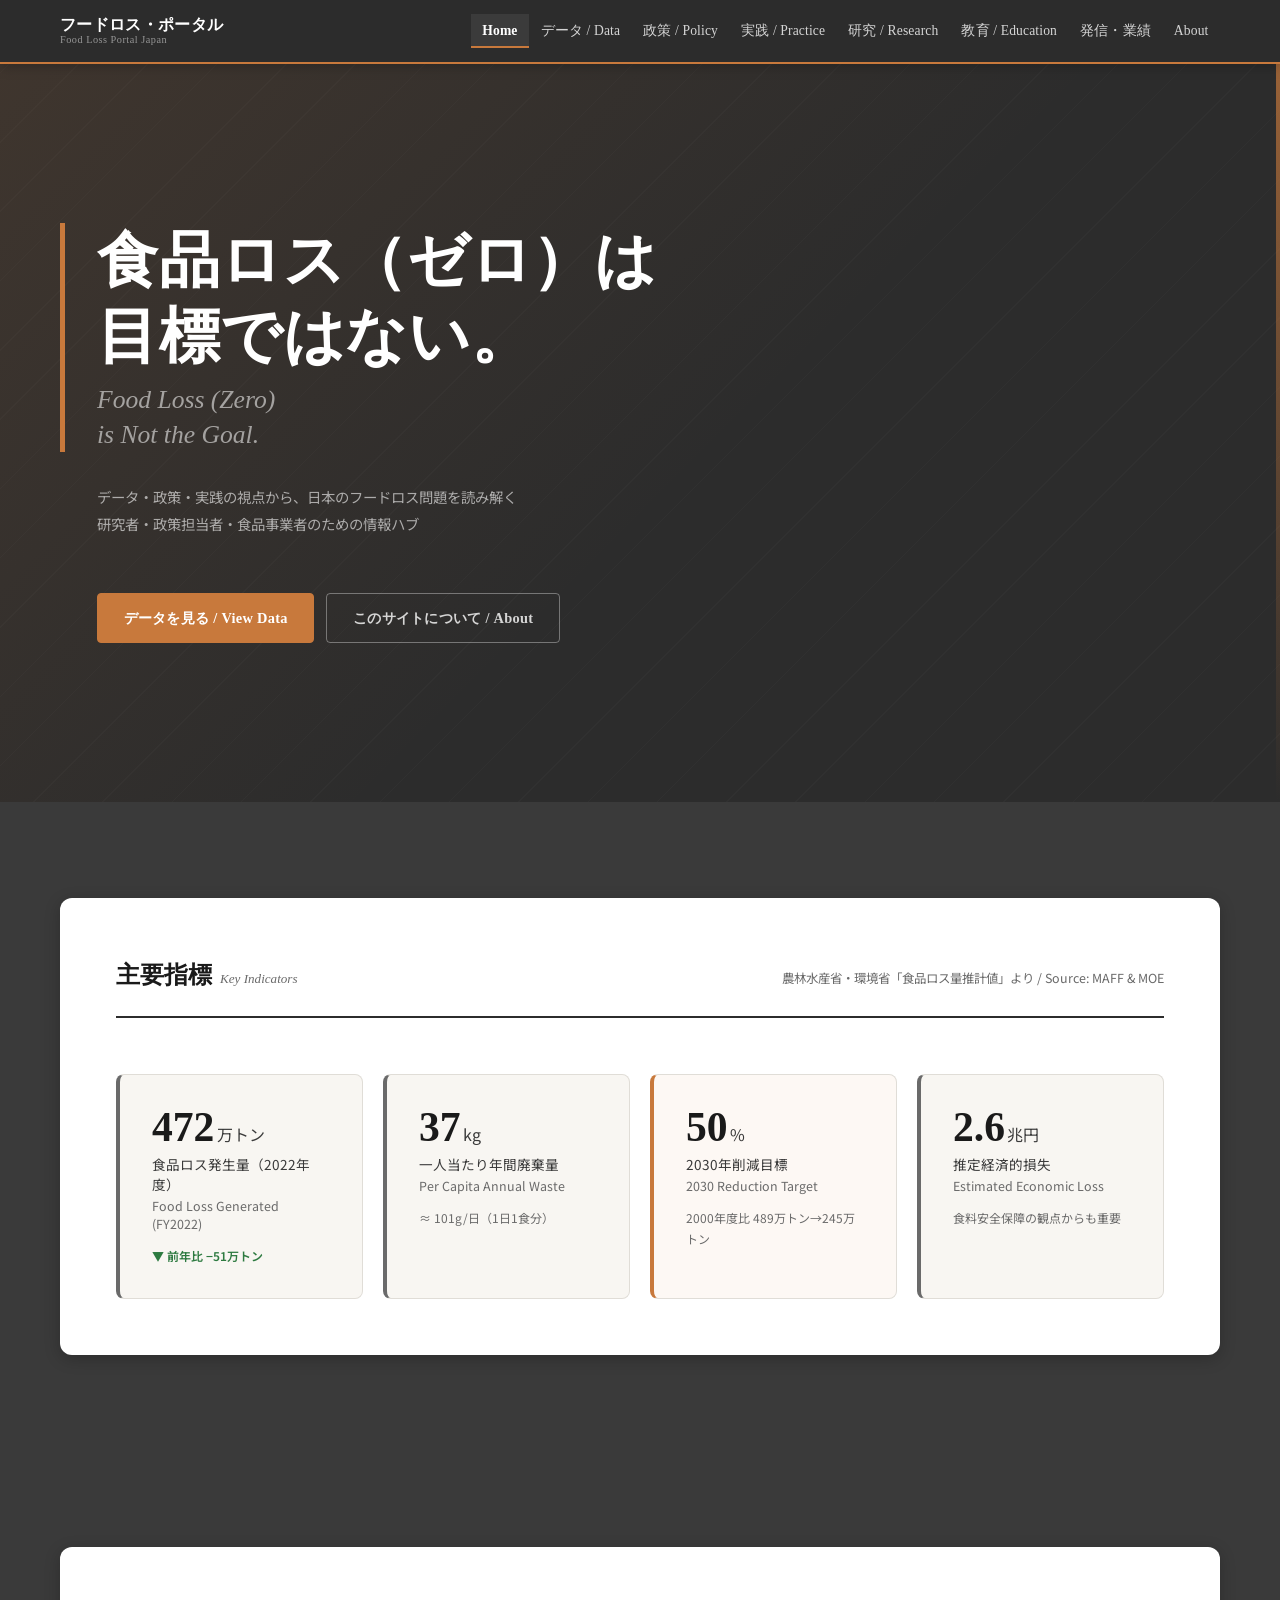
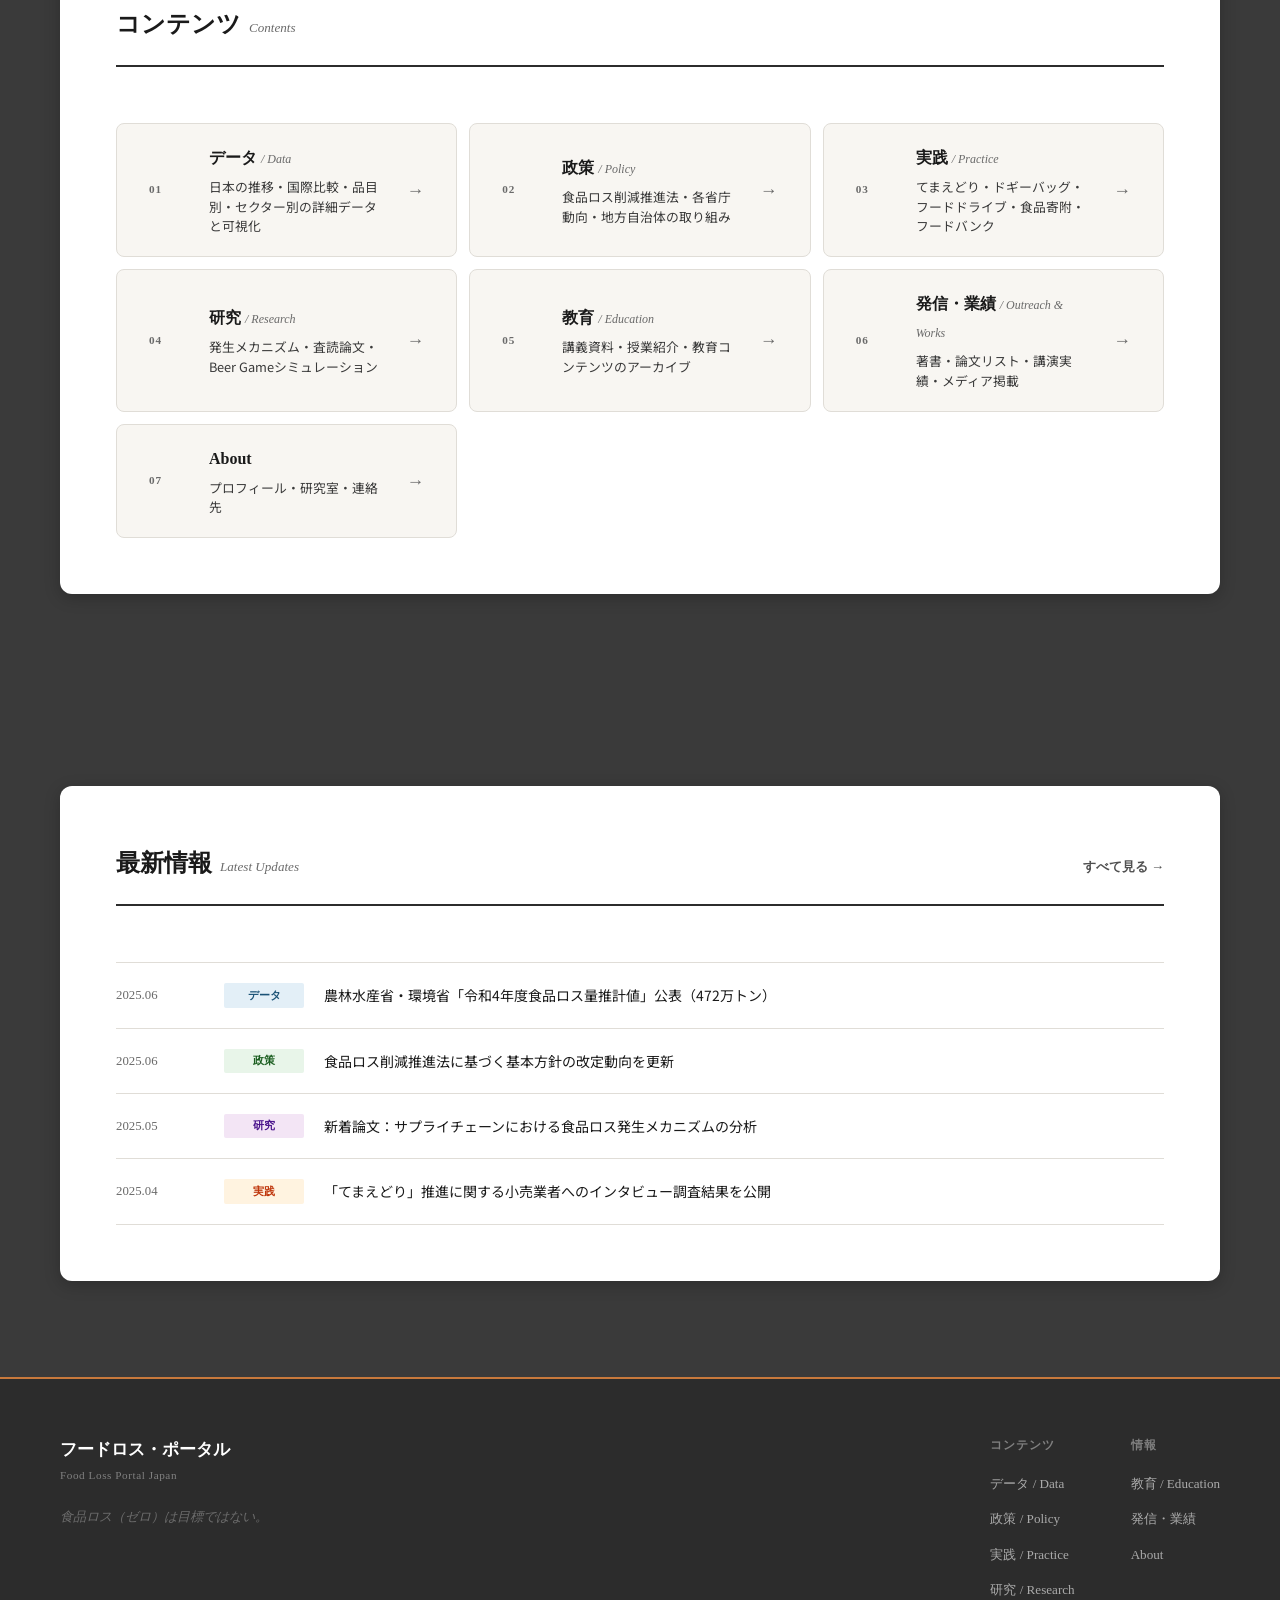
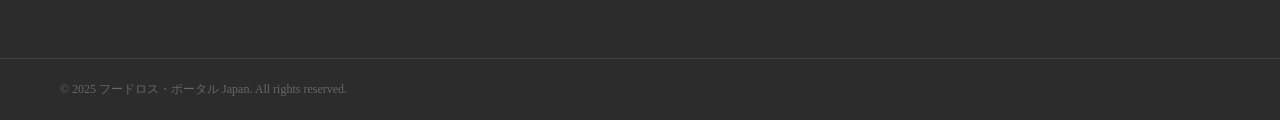
<file: index.html>
<!DOCTYPE html>
<html lang="ja">
<head>
  <meta charset="UTF-8">
  <meta name="viewport" content="width=device-width, initial-scale=1.0">
  <meta name="description" content="日本のフードロス情報ハブ。研究者・政策担当者・食品事業者向けのプロフェッショナルポータル。">
  <title>フードロス・ポータル | Food Loss Portal Japan</title>
  <link rel="preconnect" href="https://fonts.googleapis.com">
  <link rel="preconnect" href="https://fonts.gstatic.com" crossorigin>
  <link href="https://fonts.googleapis.com/css2?family=Noto+Sans+JP:wght@300;400;500;700&family=Inter:wght@300;400;500;600;700&display=swap" rel="stylesheet">
  <link rel="stylesheet" href="css/style.css">
</head>
<body>

  <!-- ========== HEADER / NAV ========== -->
  <header class="site-header" id="site-header">
    <div class="header-inner">
      <a href="index.html" class="nav-brand">
        <span class="brand-ja">フードロス・ポータル</span>
        <span class="brand-en">Food Loss Portal Japan</span>
      </a>

      <nav class="nav-main" id="nav-main" aria-label="メインナビゲーション">
        <ul>
          <li><a href="index.html" class="active">Home</a></li>
          <li><a href="data.html"><span lang="ja">データ</span> / Data</a></li>
          <li><a href="policy.html"><span lang="ja">政策</span> / Policy</a></li>
          <li><a href="practice.html"><span lang="ja">実践</span> / Practice</a></li>
          <li><a href="research.html"><span lang="ja">研究</span> / Research</a></li>
          <li><a href="education.html"><span lang="ja">教育</span> / Education</a></li>
          <li><a href="outreach.html"><span lang="ja">発信・業績</span></a></li>
          <li><a href="about.html">About</a></li>
        </ul>
      </nav>

      <button class="nav-toggle" id="nav-toggle" aria-expanded="false" aria-controls="nav-main" aria-label="メニューを開閉する">
        <span></span><span></span><span></span>
      </button>
    </div>
  </header>

  <main>

    <!-- ========== HERO ========== -->
    <section class="hero">
      <div class="hero-bg-accent"></div>
      <div class="container hero-content">
        <div class="hero-tagline">
          <p class="tagline-ja" lang="ja">食品ロス（ゼロ）は<br>目標ではない。</p>
          <div class="tagline-divider"></div>
          <p class="tagline-en">Food Loss (Zero)<br>is Not the Goal.</p>
        </div>
        <p class="hero-sub" lang="ja">
          データ・政策・実践の視点から、日本のフードロス問題を読み解く<br>
          研究者・政策担当者・食品事業者のための情報ハブ
        </p>
        <div class="hero-cta">
          <a href="data.html" class="btn btn-primary">データを見る / View Data</a>
          <a href="about.html" class="btn btn-ghost">このサイトについて / About</a>
        </div>
      </div>
    </section>

    <!-- ========== KEY METRICS ========== -->
    <section class="section metrics-section">
      <div class="container">
        <header class="section-header">
          <h2>
            <span lang="ja">主要指標</span>
            <span class="en-label">Key Indicators</span>
          </h2>
          <p class="section-note">農林水産省・環境省「食品ロス量推計値」より / Source: MAFF & MOE</p>
        </header>
        <div class="metrics-grid">
          <div class="metric-card">
            <div class="metric-number">472<span class="metric-unit" lang="ja">万トン</span></div>
            <div class="metric-desc">
              <p lang="ja">食品ロス発生量（2022年度）</p>
              <p class="en">Food Loss Generated (FY2022)</p>
            </div>
            <div class="metric-delta delta-down">▼ 前年比 −51万トン</div>
          </div>
          <div class="metric-card">
            <div class="metric-number">37<span class="metric-unit">kg</span></div>
            <div class="metric-desc">
              <p lang="ja">一人当たり年間廃棄量</p>
              <p class="en">Per Capita Annual Waste</p>
            </div>
            <div class="metric-delta">≈ 101g/日（1日1食分）</div>
          </div>
          <div class="metric-card accent-card">
            <div class="metric-number">50<span class="metric-unit">%</span></div>
            <div class="metric-desc">
              <p lang="ja">2030年削減目標</p>
              <p class="en">2030 Reduction Target</p>
            </div>
            <div class="metric-delta">2000年度比 489万トン→245万トン</div>
          </div>
          <div class="metric-card">
            <div class="metric-number">2.6<span class="metric-unit" lang="ja">兆円</span></div>
            <div class="metric-desc">
              <p lang="ja">推定経済的損失</p>
              <p class="en">Estimated Economic Loss</p>
            </div>
            <div class="metric-delta" lang="ja">食料安全保障の観点からも重要</div>
          </div>
        </div>
      </div>
    </section>

    <!-- ========== CONTENTS OVERVIEW ========== -->
    <section class="section contents-section">
      <div class="container">
        <header class="section-header">
          <h2>
            <span lang="ja">コンテンツ</span>
            <span class="en-label">Contents</span>
          </h2>
        </header>
        <div class="contents-grid">

          <a href="data.html" class="content-card">
            <div class="card-marker">01</div>
            <div class="card-body">
              <h3 lang="ja">データ <span class="card-en">/ Data</span></h3>
              <p lang="ja">日本の推移・国際比較・品目別・セクター別の詳細データと可視化</p>
            </div>
            <div class="card-arrow">→</div>
          </a>

          <a href="policy.html" class="content-card">
            <div class="card-marker">02</div>
            <div class="card-body">
              <h3 lang="ja">政策 <span class="card-en">/ Policy</span></h3>
              <p lang="ja">食品ロス削減推進法・各省庁動向・地方自治体の取り組み</p>
            </div>
            <div class="card-arrow">→</div>
          </a>

          <a href="practice.html" class="content-card">
            <div class="card-marker">03</div>
            <div class="card-body">
              <h3 lang="ja">実践 <span class="card-en">/ Practice</span></h3>
              <p lang="ja">てまえどり・ドギーバッグ・フードドライブ・食品寄附・フードバンク</p>
            </div>
            <div class="card-arrow">→</div>
          </a>

          <a href="research.html" class="content-card">
            <div class="card-marker">04</div>
            <div class="card-body">
              <h3 lang="ja">研究 <span class="card-en">/ Research</span></h3>
              <p lang="ja">発生メカニズム・査読論文・Beer Gameシミュレーション</p>
            </div>
            <div class="card-arrow">→</div>
          </a>

          <a href="education.html" class="content-card">
            <div class="card-marker">05</div>
            <div class="card-body">
              <h3 lang="ja">教育 <span class="card-en">/ Education</span></h3>
              <p lang="ja">講義資料・授業紹介・教育コンテンツのアーカイブ</p>
            </div>
            <div class="card-arrow">→</div>
          </a>

          <a href="outreach.html" class="content-card">
            <div class="card-marker">06</div>
            <div class="card-body">
              <h3 lang="ja">発信・業績 <span class="card-en">/ Outreach &amp; Works</span></h3>
              <p lang="ja">著書・論文リスト・講演実績・メディア掲載</p>
            </div>
            <div class="card-arrow">→</div>
          </a>

          <a href="about.html" class="content-card content-card--about">
            <div class="card-marker">07</div>
            <div class="card-body">
              <h3 lang="ja">About</h3>
              <p lang="ja">プロフィール・研究室・連絡先</p>
            </div>
            <div class="card-arrow">→</div>
          </a>

        </div>
      </div>
    </section>

    <!-- ========== LATEST UPDATES ========== -->
    <section class="section updates-section">
      <div class="container">
        <header class="section-header">
          <h2>
            <span lang="ja">最新情報</span>
            <span class="en-label">Latest Updates</span>
          </h2>
          <a href="#" class="view-all" lang="ja">すべて見る →</a>
        </header>
        <ul class="updates-list">
          <li class="update-item">
            <time class="update-date" datetime="2025-06">2025.06</time>
            <span class="update-tag tag-data">データ</span>
            <p class="update-text" lang="ja">農林水産省・環境省「令和4年度食品ロス量推計値」公表（472万トン）</p>
          </li>
          <li class="update-item">
            <time class="update-date" datetime="2025-06">2025.06</time>
            <span class="update-tag tag-policy">政策</span>
            <p class="update-text" lang="ja">食品ロス削減推進法に基づく基本方針の改定動向を更新</p>
          </li>
          <li class="update-item">
            <time class="update-date" datetime="2025-05">2025.05</time>
            <span class="update-tag tag-research">研究</span>
            <p class="update-text" lang="ja">新着論文：サプライチェーンにおける食品ロス発生メカニズムの分析</p>
          </li>
          <li class="update-item">
            <time class="update-date" datetime="2025-04">2025.04</time>
            <span class="update-tag tag-practice">実践</span>
            <p class="update-text" lang="ja">「てまえどり」推進に関する小売業者へのインタビュー調査結果を公開</p>
          </li>
        </ul>
      </div>
    </section>

  </main>

  <!-- ========== FOOTER ========== -->
  <footer class="site-footer">
    <div class="container footer-inner">
      <div class="footer-brand">
        <p class="footer-title" lang="ja">フードロス・ポータル</p>
        <p class="footer-subtitle">Food Loss Portal Japan</p>
        <p class="footer-tagline" lang="ja">食品ロス（ゼロ）は目標ではない。</p>
      </div>
      <nav class="footer-nav" aria-label="フッターナビゲーション">
        <div class="footer-nav-col">
          <h4 lang="ja">コンテンツ</h4>
          <ul>
            <li><a href="data.html" lang="ja">データ / Data</a></li>
            <li><a href="policy.html" lang="ja">政策 / Policy</a></li>
            <li><a href="practice.html" lang="ja">実践 / Practice</a></li>
            <li><a href="research.html" lang="ja">研究 / Research</a></li>
          </ul>
        </div>
        <div class="footer-nav-col">
          <h4 lang="ja">情報</h4>
          <ul>
            <li><a href="education.html" lang="ja">教育 / Education</a></li>
            <li><a href="outreach.html" lang="ja">発信・業績</a></li>
            <li><a href="about.html">About</a></li>
          </ul>
        </div>
      </nav>
    </div>
    <div class="footer-bottom">
      <div class="container">
        <p>&copy; 2025 フードロス・ポータル Japan. All rights reserved.</p>
      </div>
    </div>
  </footer>

  <script src="js/main.js"></script>
</body>
</html>
</file>
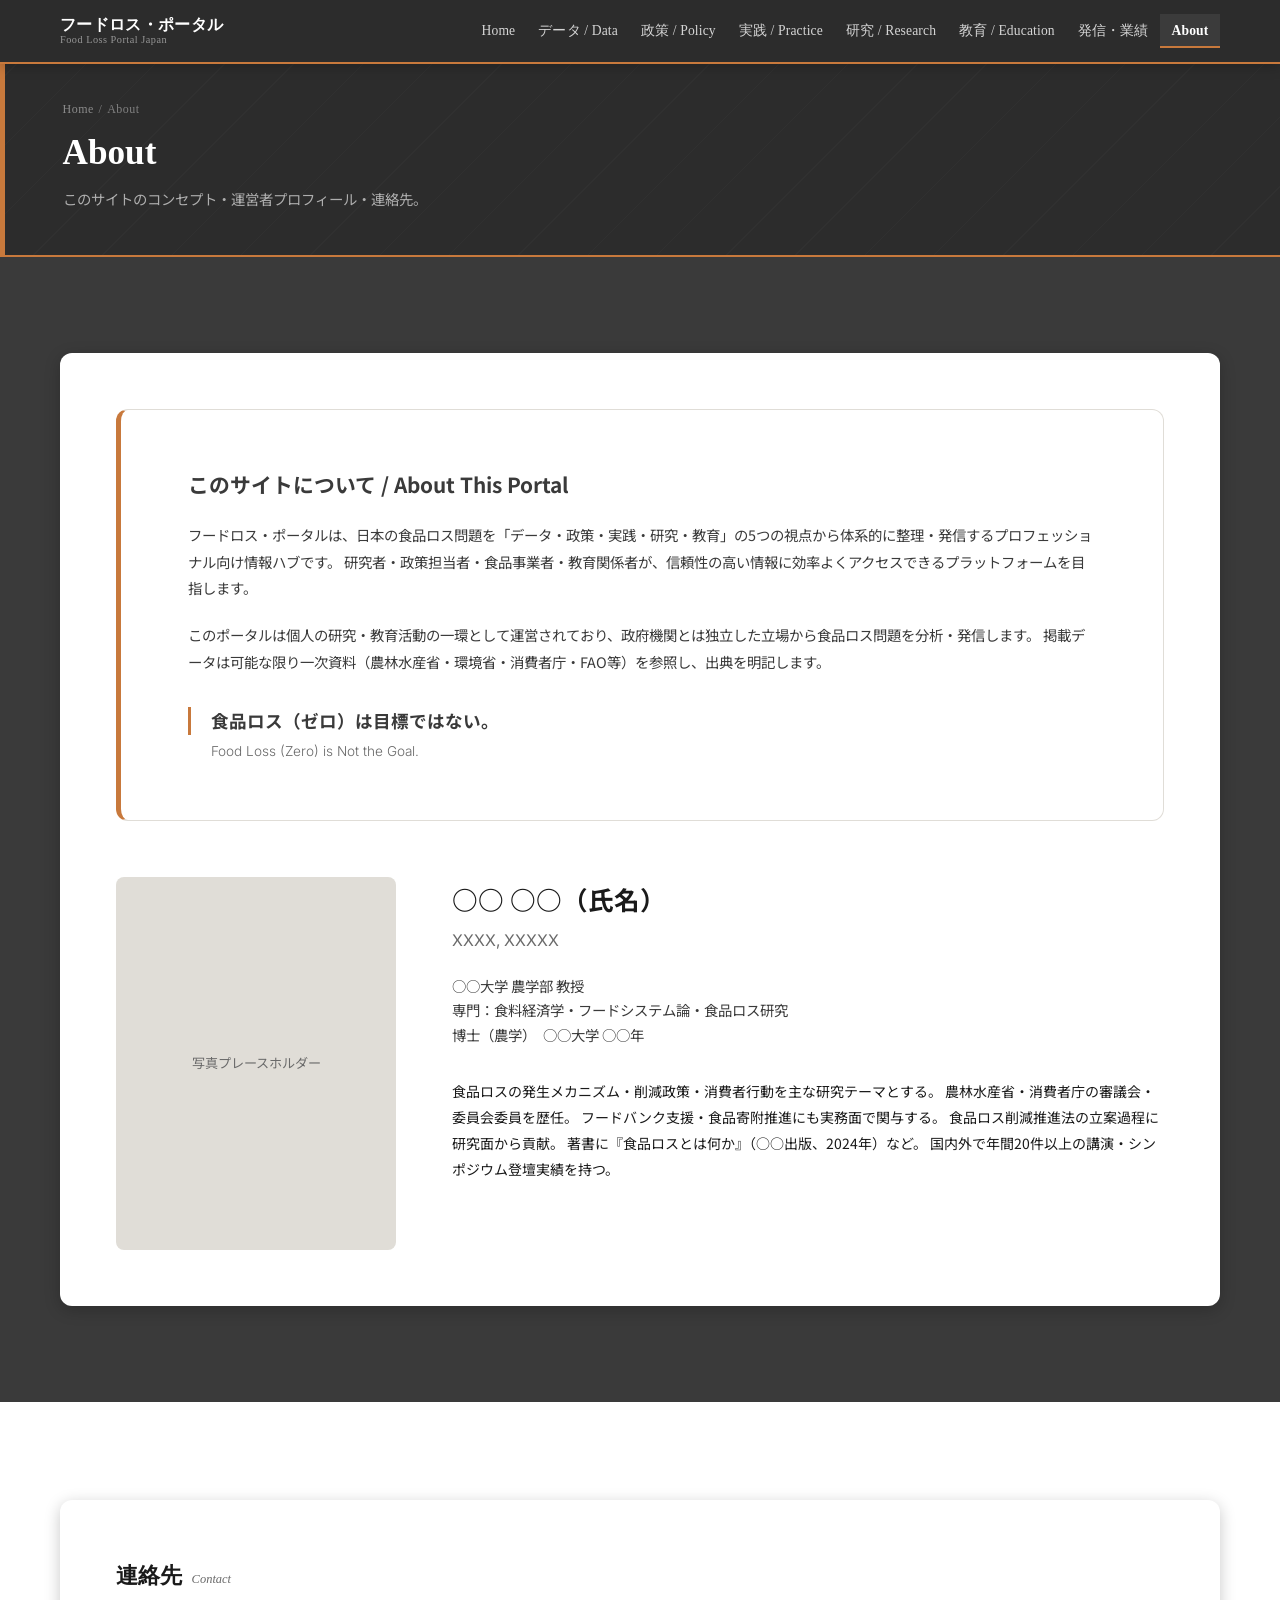
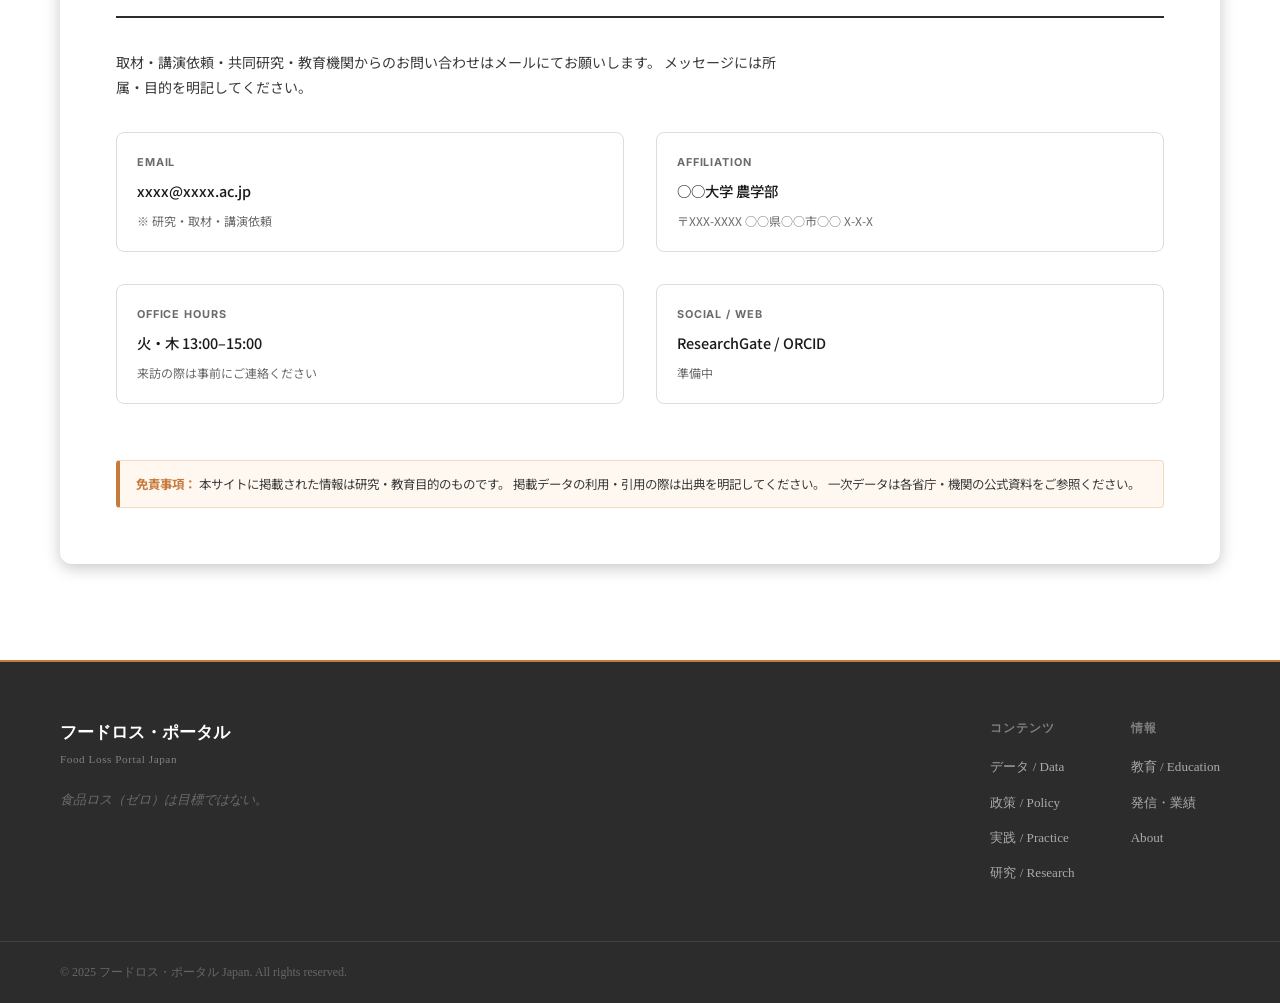
<file: about.html>
<!DOCTYPE html>
<html lang="ja">
<head>
  <meta charset="UTF-8">
  <meta name="viewport" content="width=device-width, initial-scale=1.0">
  <title>About | フードロス・ポータル</title>
  <link rel="preconnect" href="https://fonts.googleapis.com">
  <link rel="preconnect" href="https://fonts.gstatic.com" crossorigin>
  <link href="https://fonts.googleapis.com/css2?family=Noto+Sans+JP:wght@300;400;500;700&family=Inter:wght@300;400;500;600;700&display=swap" rel="stylesheet">
  <link rel="stylesheet" href="css/style.css">
  <link rel="stylesheet" href="css/pages.css">
  <style>
    .contact-grid {
      display: grid;
      grid-template-columns: 1fr 1fr;
      gap: var(--sp-lg);
      margin-top: var(--sp-lg);
    }
    .contact-item {
      background: var(--c-surface);
      border: 1px solid var(--c-border);
      border-radius: var(--radius-md);
      padding: var(--sp-md);
      display: flex;
      flex-direction: column;
      gap: 0.4rem;
    }
    .contact-label {
      font-family: var(--font-en);
      font-size: 0.68rem;
      font-weight: 700;
      letter-spacing: 0.08em;
      color: var(--c-text-muted);
      text-transform: uppercase;
    }
    .contact-value {
      font-size: 0.9rem;
      color: var(--c-primary);
      font-weight: 500;
    }
    .contact-note { font-size: 0.75rem; color: var(--c-text-muted); }

    .site-concept-box {
      background: var(--c-surface);
      border: 1px solid var(--c-border);
      border-left: 5px solid var(--c-accent);
      border-radius: var(--radius-lg);
      padding: var(--sp-xl) calc(var(--sp-xl) * 1.2);
      color: var(--c-text-sub);
      margin-bottom: var(--sp-xl);
    }
    .site-concept-box h2 { font-size: 1.3rem; color: var(--c-primary); margin-bottom: var(--sp-md); }
    .site-concept-box p { font-size: 0.9rem; line-height: 1.85; margin-bottom: var(--sp-md); }
    .site-concept-tagline {
      font-size: 1.1rem;
      font-weight: 700;
      color: var(--c-primary);
      border-left: 3px solid var(--c-accent);
      padding-left: var(--sp-md);
      margin-top: var(--sp-lg);
      line-height: 1.6;
    }
    .site-concept-tagline-en {
      font-family: var(--font-en);
      font-size: 0.85rem;
      font-weight: 300;
      color: var(--c-text-muted);
      margin-top: 0.3rem;
      padding-left: calc(var(--sp-md) + 3px);
    }

    @media (max-width: 640px) {
      .contact-grid { grid-template-columns: 1fr; }
    }
  </style>
</head>
<body>

  <header class="site-header" id="site-header">
    <div class="header-inner">
      <a href="index.html" class="nav-brand">
        <span class="brand-ja">フードロス・ポータル</span>
        <span class="brand-en">Food Loss Portal Japan</span>
      </a>
      <nav class="nav-main" id="nav-main">
        <ul>
          <li><a href="index.html">Home</a></li>
          <li><a href="data.html"><span lang="ja">データ</span> / Data</a></li>
          <li><a href="policy.html"><span lang="ja">政策</span> / Policy</a></li>
          <li><a href="practice.html"><span lang="ja">実践</span> / Practice</a></li>
          <li><a href="research.html"><span lang="ja">研究</span> / Research</a></li>
          <li><a href="education.html"><span lang="ja">教育</span> / Education</a></li>
          <li><a href="outreach.html"><span lang="ja">発信・業績</span></a></li>
          <li><a href="about.html" class="active">About</a></li>
        </ul>
      </nav>
      <button class="nav-toggle" id="nav-toggle" aria-expanded="false" aria-controls="nav-main" aria-label="メニューを開閉する">
        <span></span><span></span><span></span>
      </button>
    </div>
  </header>

  <section class="page-hero">
    <div class="container">
      <p class="page-breadcrumb"><a href="index.html">Home</a><span class="sep">/</span>About</p>
      <h1 class="page-title">
        <span lang="ja">About</span>
      </h1>
      <p class="page-desc" lang="ja">
        このサイトのコンセプト・運営者プロフィール・連絡先。
      </p>
    </div>
  </section>

  <main>

    <!-- サイトコンセプト -->
    <section class="data-section">
      <div class="container">
        <div class="site-concept-box">
          <h2>このサイトについて / About This Portal</h2>
          <p lang="ja">
            フードロス・ポータルは、日本の食品ロス問題を「データ・政策・実践・研究・教育」の5つの視点から体系的に整理・発信するプロフェッショナル向け情報ハブです。
            研究者・政策担当者・食品事業者・教育関係者が、信頼性の高い情報に効率よくアクセスできるプラットフォームを目指します。
          </p>
          <p lang="ja">
            このポータルは個人の研究・教育活動の一環として運営されており、政府機関とは独立した立場から食品ロス問題を分析・発信します。
            掲載データは可能な限り一次資料（農林水産省・環境省・消費者庁・FAO等）を参照し、出典を明記します。
          </p>
          <div class="site-concept-tagline" lang="ja">食品ロス（ゼロ）は目標ではない。</div>
          <div class="site-concept-tagline-en">Food Loss (Zero) is Not the Goal.</div>
        </div>

        <!-- プロフィール -->
        <div class="profile-grid">
          <div class="profile-photo" lang="ja">写真プレースホルダー</div>
          <div>
            <div class="profile-name" lang="ja">○○ ○○（氏名）</div>
            <div class="profile-name-en">XXXX, XXXXX</div>
            <div class="profile-affiliation" lang="ja">
              ○○大学 農学部 教授<br>
              専門：食料経済学・フードシステム論・食品ロス研究<br>
              博士（農学）　○○大学 ○○年
            </div>
            <div class="profile-bio" lang="ja">
              食品ロスの発生メカニズム・削減政策・消費者行動を主な研究テーマとする。
              農林水産省・消費者庁の審議会・委員会委員を歴任。
              フードバンク支援・食品寄附推進にも実務面で関与する。
              食品ロス削減推進法の立案過程に研究面から貢献。
              著書に『食品ロスとは何か』（○○出版、2024年）など。
              国内外で年間20件以上の講演・シンポジウム登壇実績を持つ。
            </div>
          </div>
        </div>
      </div>
    </section>

    <!-- 連絡先 -->
    <section class="data-section" id="contact" style="background: var(--c-surface);">
      <div class="container">
        <div class="data-section-header">
          <h2>連絡先 <span class="en-sub">Contact</span></h2>
        </div>
        <p class="section-lead" lang="ja">
          取材・講演依頼・共同研究・教育機関からのお問い合わせはメールにてお願いします。
          メッセージには所属・目的を明記してください。
        </p>
        <div class="contact-grid">
          <div class="contact-item">
            <div class="contact-label">Email</div>
            <div class="contact-value">xxxx@xxxx.ac.jp</div>
            <div class="contact-note" lang="ja">※ 研究・取材・講演依頼</div>
          </div>
          <div class="contact-item">
            <div class="contact-label">Affiliation</div>
            <div class="contact-value" lang="ja">○○大学 農学部</div>
            <div class="contact-note">〒XXX-XXXX ○○県○○市○○ X-X-X</div>
          </div>
          <div class="contact-item">
            <div class="contact-label">Office Hours</div>
            <div class="contact-value" lang="ja">火・木 13:00–15:00</div>
            <div class="contact-note" lang="ja">来訪の際は事前にご連絡ください</div>
          </div>
          <div class="contact-item">
            <div class="contact-label">Social / Web</div>
            <div class="contact-value">ResearchGate / ORCID</div>
            <div class="contact-note" lang="ja">準備中</div>
          </div>
        </div>

        <div class="method-note" style="margin-top: var(--sp-xl);">
          <strong>免責事項：</strong>
          本サイトに掲載された情報は研究・教育目的のものです。
          掲載データの利用・引用の際は出典を明記してください。
          一次データは各省庁・機関の公式資料をご参照ください。
        </div>
      </div>
    </section>

  </main>

  <footer class="site-footer">
    <div class="container footer-inner">
      <div class="footer-brand">
        <p class="footer-title">フードロス・ポータル</p>
        <p class="footer-subtitle">Food Loss Portal Japan</p>
        <p class="footer-tagline">食品ロス（ゼロ）は目標ではない。</p>
      </div>
      <nav class="footer-nav">
        <div class="footer-nav-col">
          <h4>コンテンツ</h4>
          <ul>
            <li><a href="data.html">データ / Data</a></li>
            <li><a href="policy.html">政策 / Policy</a></li>
            <li><a href="practice.html">実践 / Practice</a></li>
            <li><a href="research.html">研究 / Research</a></li>
          </ul>
        </div>
        <div class="footer-nav-col">
          <h4>情報</h4>
          <ul>
            <li><a href="education.html">教育 / Education</a></li>
            <li><a href="outreach.html">発信・業績</a></li>
            <li><a href="about.html">About</a></li>
          </ul>
        </div>
      </nav>
    </div>
    <div class="footer-bottom">
      <div class="container">
        <p>&copy; 2025 フードロス・ポータル Japan. All rights reserved.</p>
      </div>
    </div>
  </footer>

  <script src="js/main.js"></script>
</body>
</html>
</file>
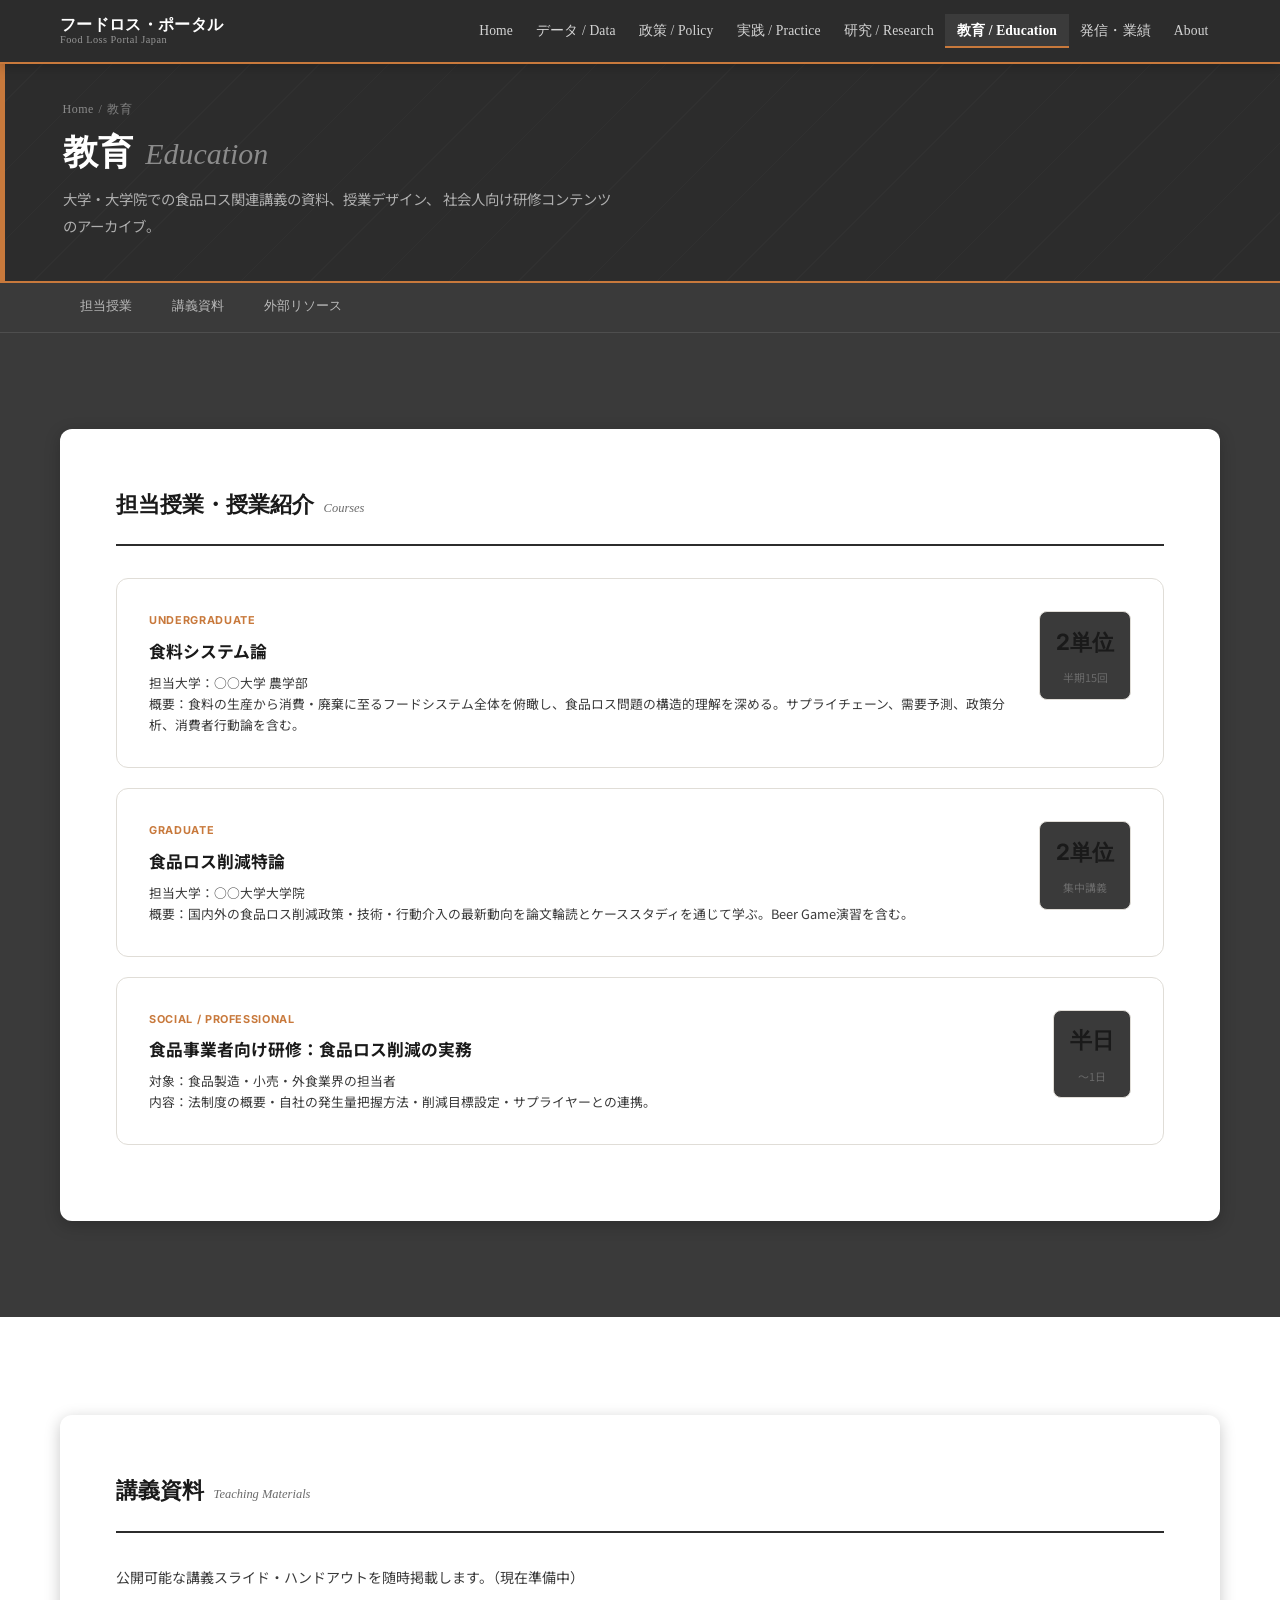
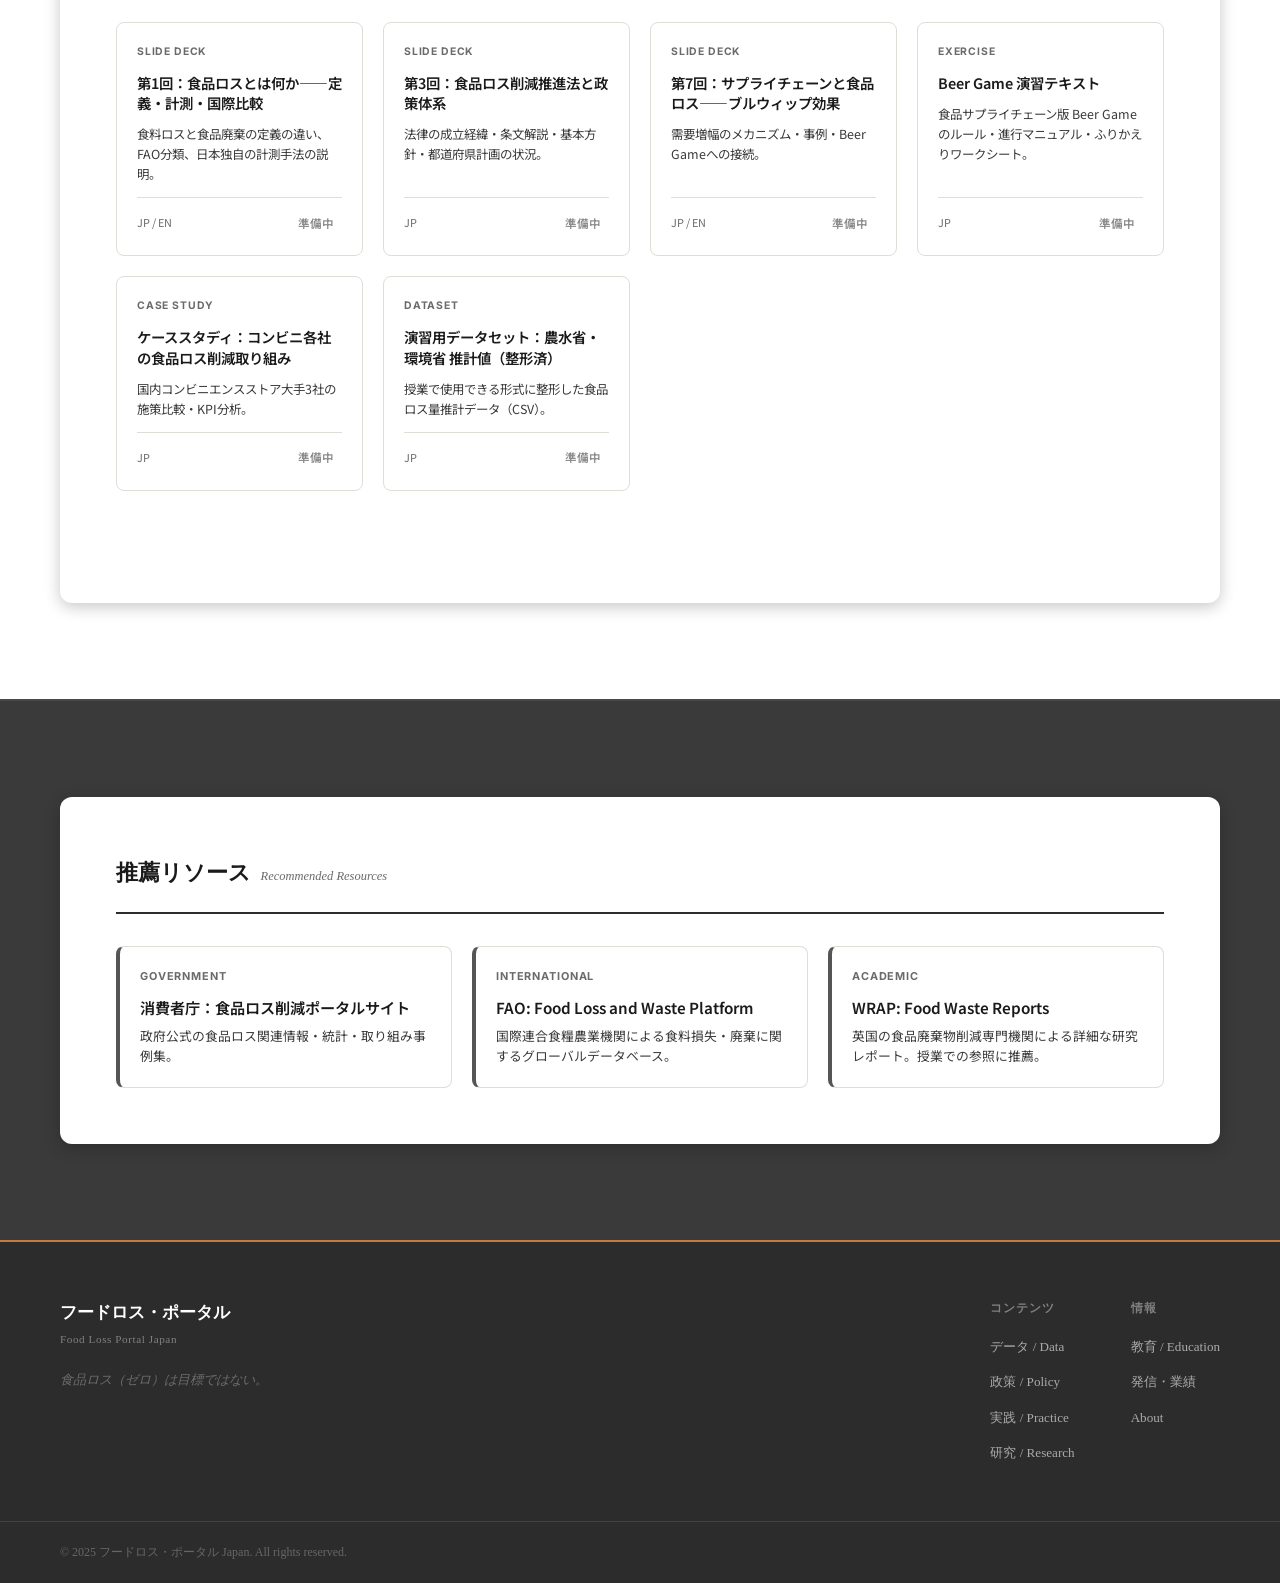
<file: education.html>
<!DOCTYPE html>
<html lang="ja">
<head>
  <meta charset="UTF-8">
  <meta name="viewport" content="width=device-width, initial-scale=1.0">
  <title>教育 / Education | フードロス・ポータル</title>
  <link rel="preconnect" href="https://fonts.googleapis.com">
  <link rel="preconnect" href="https://fonts.gstatic.com" crossorigin>
  <link href="https://fonts.googleapis.com/css2?family=Noto+Sans+JP:wght@300;400;500;700&family=Inter:wght@300;400;500;600;700&display=swap" rel="stylesheet">
  <link rel="stylesheet" href="css/style.css">
  <link rel="stylesheet" href="css/pages.css">
  <style>
    .material-grid {
      display: grid;
      grid-template-columns: repeat(auto-fill, minmax(240px, 1fr));
      gap: var(--sp-md);
      margin-bottom: var(--sp-xl);
    }
    .material-card {
      background: var(--c-surface);
      border: 1px solid var(--c-border);
      border-radius: var(--radius-md);
      padding: var(--sp-md);
      display: flex;
      flex-direction: column;
      gap: var(--sp-sm);
      transition: box-shadow 0.2s;
    }
    .material-card:hover { box-shadow: var(--sh-md); }
    .material-type {
      font-family: var(--font-en);
      font-size: 0.65rem;
      font-weight: 700;
      letter-spacing: 0.08em;
      color: var(--c-text-muted);
      text-transform: uppercase;
    }
    .material-title { font-size: 0.9rem; font-weight: 600; color: var(--c-primary); line-height: 1.4; }
    .material-desc { font-size: 0.78rem; color: var(--c-text-sub); line-height: 1.6; flex: 1; }
    .material-footer {
      display: flex;
      justify-content: space-between;
      align-items: center;
      margin-top: auto;
      padding-top: var(--sp-sm);
      border-top: 1px solid var(--c-border);
    }
    .material-lang { font-size: 0.68rem; color: var(--c-text-muted); }
    .material-dl {
      font-size: 0.72rem;
      font-weight: 600;
      color: var(--c-primary-light);
      border: 1px solid var(--c-primary-light);
      border-radius: var(--radius-sm);
      padding: 0.15rem 0.5rem;
      opacity: 0.5;
    }

    .course-card {
      background: var(--c-surface);
      border: 1px solid var(--c-border);
      border-radius: var(--radius-lg);
      padding: var(--sp-lg);
      margin-bottom: var(--sp-md);
      display: grid;
      grid-template-columns: 1fr auto;
      gap: var(--sp-md);
      align-items: start;
    }
    .course-tag {
      font-family: var(--font-en);
      font-size: 0.68rem;
      font-weight: 700;
      letter-spacing: 0.06em;
      color: var(--c-accent);
      margin-bottom: 0.4rem;
    }
    .course-title { font-size: 1.05rem; font-weight: 700; color: var(--c-primary); margin-bottom: 0.35rem; }
    .course-meta { font-size: 0.8rem; color: var(--c-text-sub); line-height: 1.65; }
    .course-badge {
      background: var(--c-bg);
      border: 1px solid var(--c-border);
      border-radius: var(--radius-md);
      padding: 0.6rem 1rem;
      text-align: center;
      white-space: nowrap;
    }
    .course-badge-val { font-family: var(--font-en); font-size: 1.4rem; font-weight: 700; color: var(--c-primary); display: block; }
    .course-badge-label { font-size: 0.68rem; color: var(--c-text-muted); }
  </style>
</head>
<body>

  <header class="site-header" id="site-header">
    <div class="header-inner">
      <a href="index.html" class="nav-brand">
        <span class="brand-ja">フードロス・ポータル</span>
        <span class="brand-en">Food Loss Portal Japan</span>
      </a>
      <nav class="nav-main" id="nav-main">
        <ul>
          <li><a href="index.html">Home</a></li>
          <li><a href="data.html"><span lang="ja">データ</span> / Data</a></li>
          <li><a href="policy.html"><span lang="ja">政策</span> / Policy</a></li>
          <li><a href="practice.html"><span lang="ja">実践</span> / Practice</a></li>
          <li><a href="research.html"><span lang="ja">研究</span> / Research</a></li>
          <li><a href="education.html" class="active"><span lang="ja">教育</span> / Education</a></li>
          <li><a href="outreach.html"><span lang="ja">発信・業績</span></a></li>
          <li><a href="about.html">About</a></li>
        </ul>
      </nav>
      <button class="nav-toggle" id="nav-toggle" aria-expanded="false" aria-controls="nav-main" aria-label="メニューを開閉する">
        <span></span><span></span><span></span>
      </button>
    </div>
  </header>

  <section class="page-hero">
    <div class="container">
      <p class="page-breadcrumb"><a href="index.html">Home</a><span class="sep">/</span>教育</p>
      <h1 class="page-title">
        <span lang="ja">教育</span>
        <span class="page-title-en">Education</span>
      </h1>
      <p class="page-desc" lang="ja">
        大学・大学院での食品ロス関連講義の資料、授業デザイン、
        社会人向け研修コンテンツのアーカイブ。
      </p>
    </div>
  </section>

  <nav class="section-jump" aria-label="セクションジャンプ">
    <div class="container">
      <ul>
        <li><a href="#courses">担当授業</a></li>
        <li><a href="#materials">講義資料</a></li>
        <li><a href="#resources">外部リソース</a></li>
      </ul>
    </div>
  </nav>

  <main>

    <!-- 担当授業 -->
    <section class="data-section" id="courses">
      <div class="container">
        <div class="data-section-header">
          <h2>担当授業・授業紹介 <span class="en-sub">Courses</span></h2>
        </div>

        <div class="course-card">
          <div>
            <div class="course-tag">UNDERGRADUATE</div>
            <div class="course-title" lang="ja">食料システム論</div>
            <div class="course-meta" lang="ja">
              担当大学：○○大学 農学部<br>
              概要：食料の生産から消費・廃棄に至るフードシステム全体を俯瞰し、食品ロス問題の構造的理解を深める。サプライチェーン、需要予測、政策分析、消費者行動論を含む。
            </div>
          </div>
          <div class="course-badge">
            <span class="course-badge-val">2単位</span>
            <span class="course-badge-label">半期15回</span>
          </div>
        </div>

        <div class="course-card">
          <div>
            <div class="course-tag">GRADUATE</div>
            <div class="course-title" lang="ja">食品ロス削減特論</div>
            <div class="course-meta" lang="ja">
              担当大学：○○大学大学院<br>
              概要：国内外の食品ロス削減政策・技術・行動介入の最新動向を論文輪読とケーススタディを通じて学ぶ。Beer Game演習を含む。
            </div>
          </div>
          <div class="course-badge">
            <span class="course-badge-val">2単位</span>
            <span class="course-badge-label">集中講義</span>
          </div>
        </div>

        <div class="course-card">
          <div>
            <div class="course-tag">SOCIAL / PROFESSIONAL</div>
            <div class="course-title" lang="ja">食品事業者向け研修：食品ロス削減の実務</div>
            <div class="course-meta" lang="ja">
              対象：食品製造・小売・外食業界の担当者<br>
              内容：法制度の概要・自社の発生量把握方法・削減目標設定・サプライヤーとの連携。
            </div>
          </div>
          <div class="course-badge">
            <span class="course-badge-val">半日</span>
            <span class="course-badge-label">〜1日</span>
          </div>
        </div>
      </div>
    </section>

    <!-- 講義資料 -->
    <section class="data-section" id="materials" style="background: var(--c-surface);">
      <div class="container">
        <div class="data-section-header">
          <h2>講義資料 <span class="en-sub">Teaching Materials</span></h2>
        </div>
        <p class="section-lead" lang="ja">公開可能な講義スライド・ハンドアウトを随時掲載します。（現在準備中）</p>

        <div class="material-grid">
          <div class="material-card">
            <div class="material-type">Slide Deck</div>
            <div class="material-title" lang="ja">第1回：食品ロスとは何か——定義・計測・国際比較</div>
            <div class="material-desc" lang="ja">食料ロスと食品廃棄の定義の違い、FAO分類、日本独自の計測手法の説明。</div>
            <div class="material-footer">
              <span class="material-lang">JP / EN</span>
              <span class="material-dl">準備中</span>
            </div>
          </div>
          <div class="material-card">
            <div class="material-type">Slide Deck</div>
            <div class="material-title" lang="ja">第3回：食品ロス削減推進法と政策体系</div>
            <div class="material-desc" lang="ja">法律の成立経緯・条文解説・基本方針・都道府県計画の状況。</div>
            <div class="material-footer">
              <span class="material-lang">JP</span>
              <span class="material-dl">準備中</span>
            </div>
          </div>
          <div class="material-card">
            <div class="material-type">Slide Deck</div>
            <div class="material-title" lang="ja">第7回：サプライチェーンと食品ロス——ブルウィップ効果</div>
            <div class="material-desc" lang="ja">需要増幅のメカニズム・事例・Beer Gameへの接続。</div>
            <div class="material-footer">
              <span class="material-lang">JP / EN</span>
              <span class="material-dl">準備中</span>
            </div>
          </div>
          <div class="material-card">
            <div class="material-type">Exercise</div>
            <div class="material-title" lang="ja">Beer Game 演習テキスト</div>
            <div class="material-desc" lang="ja">食品サプライチェーン版 Beer Game のルール・進行マニュアル・ふりかえりワークシート。</div>
            <div class="material-footer">
              <span class="material-lang">JP</span>
              <span class="material-dl">準備中</span>
            </div>
          </div>
          <div class="material-card">
            <div class="material-type">Case Study</div>
            <div class="material-title" lang="ja">ケーススタディ：コンビニ各社の食品ロス削減取り組み</div>
            <div class="material-desc" lang="ja">国内コンビニエンスストア大手3社の施策比較・KPI分析。</div>
            <div class="material-footer">
              <span class="material-lang">JP</span>
              <span class="material-dl">準備中</span>
            </div>
          </div>
          <div class="material-card">
            <div class="material-type">Dataset</div>
            <div class="material-title" lang="ja">演習用データセット：農水省・環境省 推計値（整形済）</div>
            <div class="material-desc" lang="ja">授業で使用できる形式に整形した食品ロス量推計データ（CSV）。</div>
            <div class="material-footer">
              <span class="material-lang">JP</span>
              <span class="material-dl">準備中</span>
            </div>
          </div>
        </div>
      </div>
    </section>

    <!-- 外部リソース -->
    <section class="data-section" id="resources">
      <div class="container">
        <div class="data-section-header">
          <h2>推薦リソース <span class="en-sub">Recommended Resources</span></h2>
        </div>
        <div class="coming-soon-grid">
          <div class="cs-card">
            <div class="cs-card-tag">Government</div>
            <h3 lang="ja">消費者庁：食品ロス削減ポータルサイト</h3>
            <p lang="ja">政府公式の食品ロス関連情報・統計・取り組み事例集。</p>
          </div>
          <div class="cs-card">
            <div class="cs-card-tag">International</div>
            <h3>FAO: Food Loss and Waste Platform</h3>
            <p lang="ja">国際連合食糧農業機関による食料損失・廃棄に関するグローバルデータベース。</p>
          </div>
          <div class="cs-card">
            <div class="cs-card-tag">Academic</div>
            <h3>WRAP: Food Waste Reports</h3>
            <p lang="ja">英国の食品廃棄物削減専門機関による詳細な研究レポート。授業での参照に推薦。</p>
          </div>
        </div>
      </div>
    </section>

  </main>

  <footer class="site-footer">
    <div class="container footer-inner">
      <div class="footer-brand">
        <p class="footer-title">フードロス・ポータル</p>
        <p class="footer-subtitle">Food Loss Portal Japan</p>
        <p class="footer-tagline">食品ロス（ゼロ）は目標ではない。</p>
      </div>
      <nav class="footer-nav">
        <div class="footer-nav-col">
          <h4>コンテンツ</h4>
          <ul>
            <li><a href="data.html">データ / Data</a></li>
            <li><a href="policy.html">政策 / Policy</a></li>
            <li><a href="practice.html">実践 / Practice</a></li>
            <li><a href="research.html">研究 / Research</a></li>
          </ul>
        </div>
        <div class="footer-nav-col">
          <h4>情報</h4>
          <ul>
            <li><a href="education.html">教育 / Education</a></li>
            <li><a href="outreach.html">発信・業績</a></li>
            <li><a href="about.html">About</a></li>
          </ul>
        </div>
      </nav>
    </div>
    <div class="footer-bottom">
      <div class="container">
        <p>&copy; 2025 フードロス・ポータル Japan. All rights reserved.</p>
      </div>
    </div>
  </footer>

  <script src="js/main.js"></script>
</body>
</html>
</file>
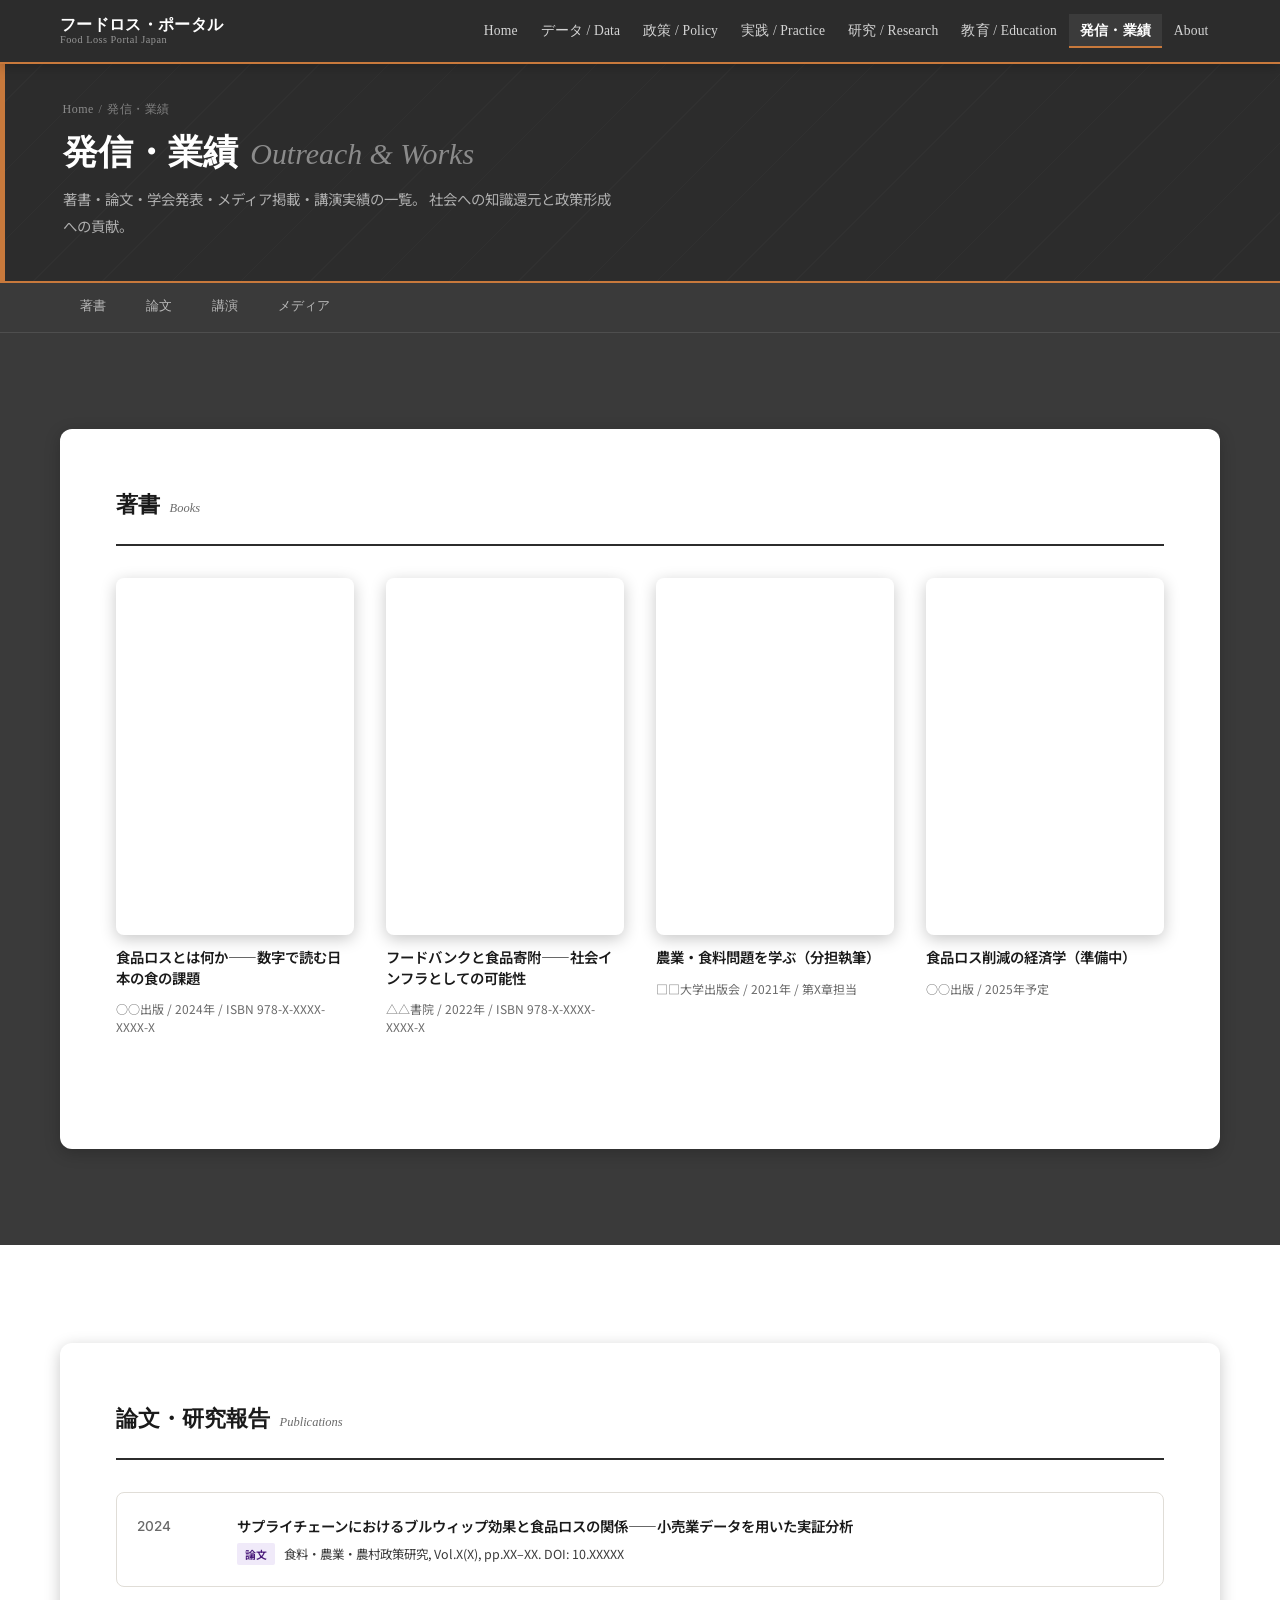
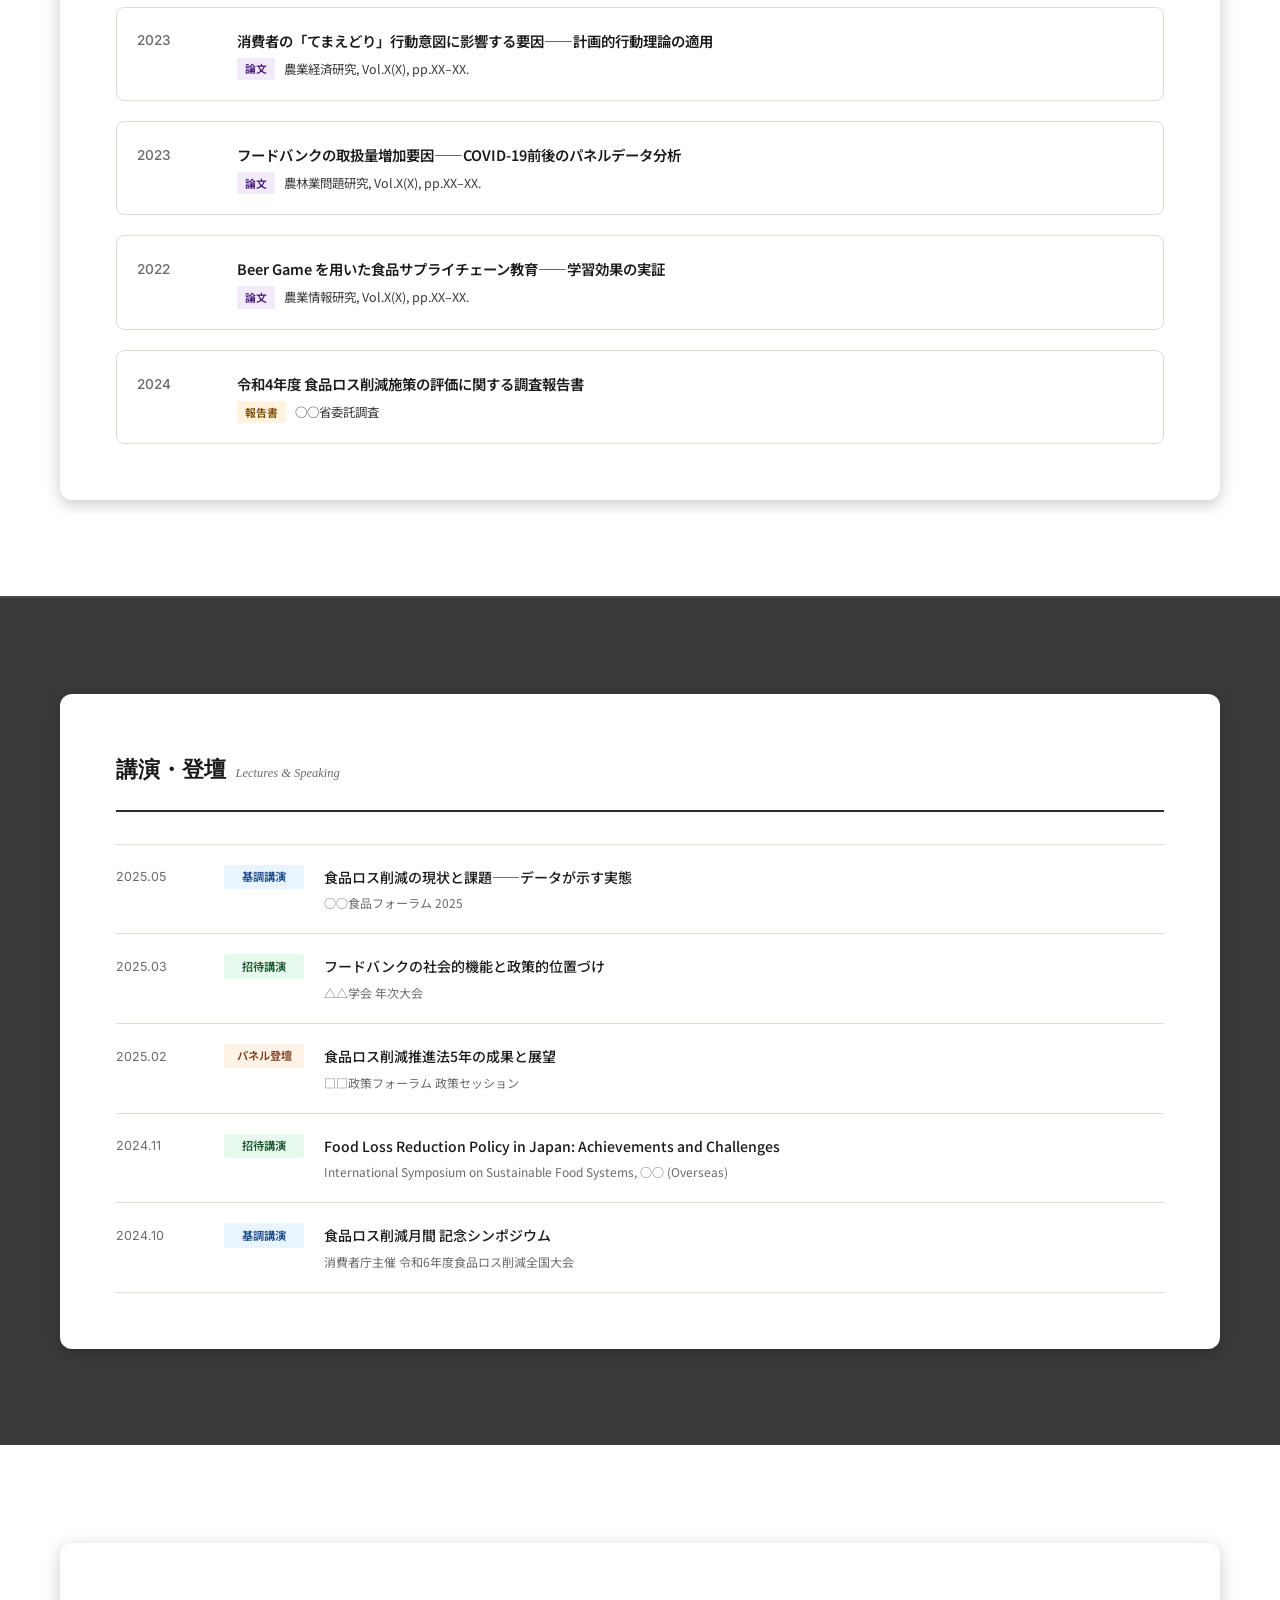
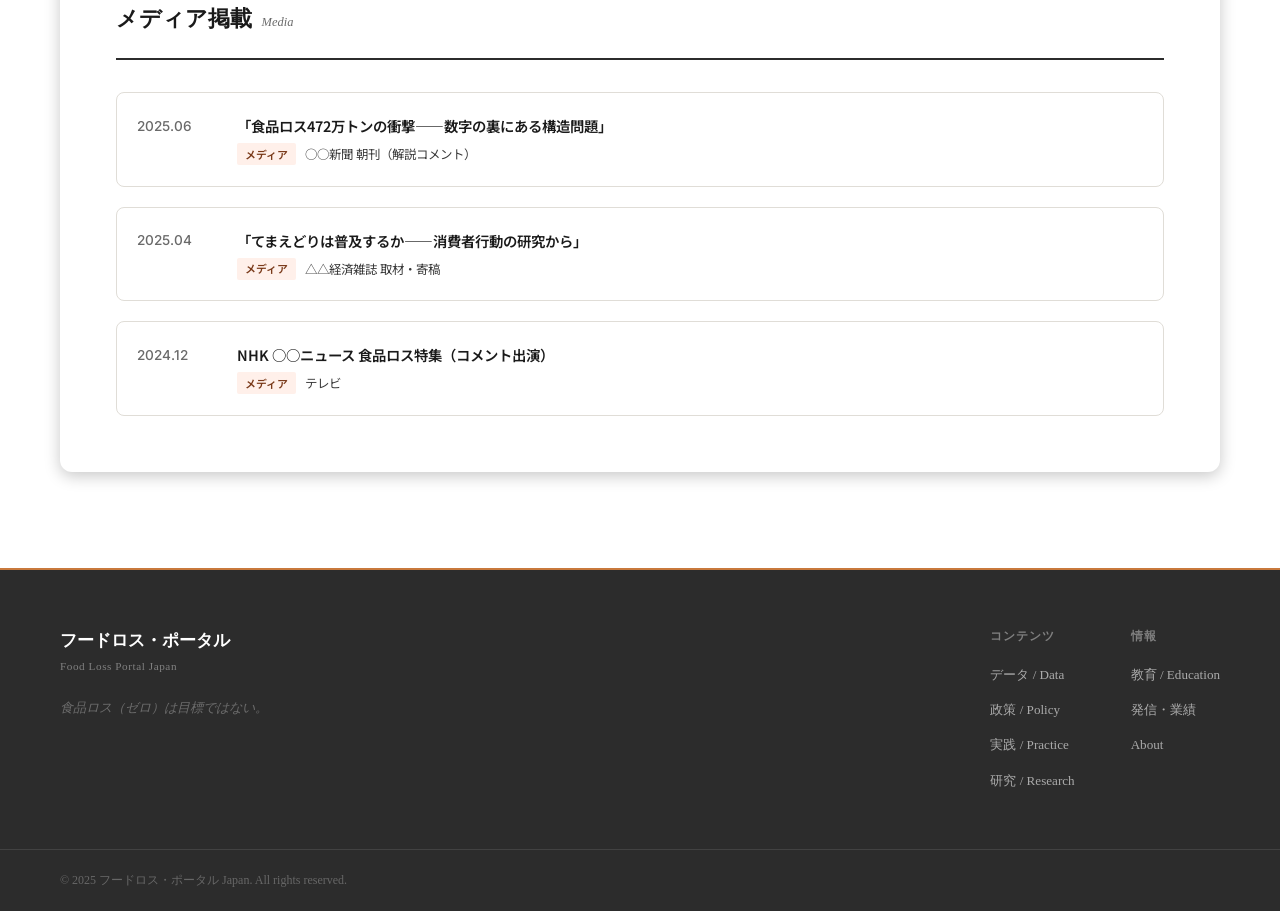
<file: outreach.html>
<!DOCTYPE html>
<html lang="ja">
<head>
  <meta charset="UTF-8">
  <meta name="viewport" content="width=device-width, initial-scale=1.0">
  <title>発信・業績 / Outreach & Works | フードロス・ポータル</title>
  <link rel="preconnect" href="https://fonts.googleapis.com">
  <link rel="preconnect" href="https://fonts.gstatic.com" crossorigin>
  <link href="https://fonts.googleapis.com/css2?family=Noto+Sans+JP:wght@300;400;500;700&family=Inter:wght@300;400;500;600;700&display=swap" rel="stylesheet">
  <link rel="stylesheet" href="css/style.css">
  <link rel="stylesheet" href="css/pages.css">
  <style>
    .book-grid {
      display: grid;
      grid-template-columns: repeat(auto-fill, minmax(200px, 1fr));
      gap: var(--sp-lg);
      margin-bottom: var(--sp-xl);
    }
    .book-card {
      display: flex;
      flex-direction: column;
      gap: var(--sp-sm);
    }
    .book-cover {
      aspect-ratio: 2/3;
      background: linear-gradient(145deg, var(--c-primary-mid), var(--c-primary));
      border-radius: var(--radius-md);
      display: flex;
      align-items: center;
      justify-content: center;
      color: rgba(255,255,255,0.4);
      font-size: 0.72rem;
      font-family: var(--font-en);
      box-shadow: var(--sh-md);
    }
    .book-title { font-size: 0.9rem; font-weight: 600; color: var(--c-primary); line-height: 1.4; }
    .book-meta { font-size: 0.75rem; color: var(--c-text-muted); line-height: 1.55; }

    .lecture-list { display: flex; flex-direction: column; gap: 0; }
    .lecture-item {
      display: grid;
      grid-template-columns: 5.5rem 5rem 1fr;
      gap: var(--sp-md);
      padding: var(--sp-md) 0;
      border-bottom: 1px solid var(--c-border);
      align-items: start;
    }
    .lecture-item:first-child { border-top: 1px solid var(--c-border); }
    .lecture-date { font-family: var(--font-en); font-size: 0.78rem; color: var(--c-text-muted); padding-top: 0.1rem; }
    .lecture-type {
      font-size: 0.7rem;
      font-weight: 600;
      padding: 0.15rem 0.45rem;
      border-radius: 2px;
      text-align: center;
      align-self: start;
      white-space: nowrap;
    }
    .lt-keynote  { background: #E8F4FF; color: #1B4A8A; }
    .lt-invited  { background: #E8F9EE; color: #1B5A30; }
    .lt-panel    { background: #FFF3E8; color: #7A3A1A; }
    .lt-media    { background: #F5E8FF; color: #4A1A7A; }
    .lecture-title { font-size: 0.875rem; font-weight: 500; color: var(--c-text); margin-bottom: 0.2rem; }
    .lecture-org { font-size: 0.75rem; color: var(--c-text-muted); }

    @media (max-width: 580px) {
      .lecture-item {
        grid-template-columns: 5rem 1fr;
        grid-template-rows: auto auto;
      }
      .lecture-type { grid-row: 2; }
      .lecture-title, .lecture-org { grid-column: 1 / -1; }
    }
  </style>
</head>
<body>

  <header class="site-header" id="site-header">
    <div class="header-inner">
      <a href="index.html" class="nav-brand">
        <span class="brand-ja">フードロス・ポータル</span>
        <span class="brand-en">Food Loss Portal Japan</span>
      </a>
      <nav class="nav-main" id="nav-main">
        <ul>
          <li><a href="index.html">Home</a></li>
          <li><a href="data.html"><span lang="ja">データ</span> / Data</a></li>
          <li><a href="policy.html"><span lang="ja">政策</span> / Policy</a></li>
          <li><a href="practice.html"><span lang="ja">実践</span> / Practice</a></li>
          <li><a href="research.html"><span lang="ja">研究</span> / Research</a></li>
          <li><a href="education.html"><span lang="ja">教育</span> / Education</a></li>
          <li><a href="outreach.html" class="active"><span lang="ja">発信・業績</span></a></li>
          <li><a href="about.html">About</a></li>
        </ul>
      </nav>
      <button class="nav-toggle" id="nav-toggle" aria-expanded="false" aria-controls="nav-main" aria-label="メニューを開閉する">
        <span></span><span></span><span></span>
      </button>
    </div>
  </header>

  <section class="page-hero">
    <div class="container">
      <p class="page-breadcrumb"><a href="index.html">Home</a><span class="sep">/</span>発信・業績</p>
      <h1 class="page-title">
        <span lang="ja">発信・業績</span>
        <span class="page-title-en">Outreach &amp; Works</span>
      </h1>
      <p class="page-desc" lang="ja">
        著書・論文・学会発表・メディア掲載・講演実績の一覧。
        社会への知識還元と政策形成への貢献。
      </p>
    </div>
  </section>

  <nav class="section-jump" aria-label="セクションジャンプ">
    <div class="container">
      <ul>
        <li><a href="#books">著書</a></li>
        <li><a href="#papers">論文</a></li>
        <li><a href="#lectures">講演</a></li>
        <li><a href="#media">メディア</a></li>
      </ul>
    </div>
  </nav>

  <main>

    <!-- 著書 -->
    <section class="data-section" id="books">
      <div class="container">
        <div class="data-section-header">
          <h2>著書 <span class="en-sub">Books</span></h2>
        </div>
        <div class="book-grid">
          <div class="book-card">
            <div class="book-cover">Cover placeholder</div>
            <div class="book-title" lang="ja">食品ロスとは何か——数字で読む日本の食の課題</div>
            <div class="book-meta">○○出版 / 2024年 / ISBN 978-X-XXXX-XXXX-X</div>
          </div>
          <div class="book-card">
            <div class="book-cover">Cover placeholder</div>
            <div class="book-title" lang="ja">フードバンクと食品寄附——社会インフラとしての可能性</div>
            <div class="book-meta">△△書院 / 2022年 / ISBN 978-X-XXXX-XXXX-X</div>
          </div>
          <div class="book-card">
            <div class="book-cover">Cover placeholder</div>
            <div class="book-title" lang="ja">農業・食料問題を学ぶ（分担執筆）</div>
            <div class="book-meta">□□大学出版会 / 2021年 / 第X章担当</div>
          </div>
          <div class="book-card">
            <div class="book-cover">Cover placeholder</div>
            <div class="book-title" lang="ja">食品ロス削減の経済学（準備中）</div>
            <div class="book-meta">○○出版 / 2025年予定</div>
          </div>
        </div>
      </div>
    </section>

    <!-- 論文 -->
    <section class="data-section" id="papers" style="background: var(--c-surface);">
      <div class="container">
        <div class="data-section-header">
          <h2>論文・研究報告 <span class="en-sub">Publications</span></h2>
        </div>
        <div class="works-list">
          <div class="work-item">
            <div class="work-year">2024</div>
            <div>
              <div class="work-title" lang="ja">サプライチェーンにおけるブルウィップ効果と食品ロスの関係——小売業データを用いた実証分析</div>
              <div class="work-meta">
                <span class="work-tag tag-paper">論文</span>
                食料・農業・農村政策研究, Vol.X(X), pp.XX–XX. DOI: 10.XXXXX
              </div>
            </div>
          </div>
          <div class="work-item">
            <div class="work-year">2023</div>
            <div>
              <div class="work-title" lang="ja">消費者の「てまえどり」行動意図に影響する要因——計画的行動理論の適用</div>
              <div class="work-meta">
                <span class="work-tag tag-paper">論文</span>
                農業経済研究, Vol.X(X), pp.XX–XX.
              </div>
            </div>
          </div>
          <div class="work-item">
            <div class="work-year">2023</div>
            <div>
              <div class="work-title" lang="ja">フードバンクの取扱量増加要因——COVID-19前後のパネルデータ分析</div>
              <div class="work-meta">
                <span class="work-tag tag-paper">論文</span>
                農林業問題研究, Vol.X(X), pp.XX–XX.
              </div>
            </div>
          </div>
          <div class="work-item">
            <div class="work-year">2022</div>
            <div>
              <div class="work-title">Beer Game を用いた食品サプライチェーン教育——学習効果の実証</div>
              <div class="work-meta">
                <span class="work-tag tag-paper">論文</span>
                農業情報研究, Vol.X(X), pp.XX–XX.
              </div>
            </div>
          </div>
          <div class="work-item">
            <div class="work-year">2024</div>
            <div>
              <div class="work-title" lang="ja">令和4年度 食品ロス削減施策の評価に関する調査報告書</div>
              <div class="work-meta">
                <span class="work-tag tag-media" style="background:#FFF3E0; color:#7A4A00;">報告書</span>
                ○○省委託調査
              </div>
            </div>
          </div>
        </div>
      </div>
    </section>

    <!-- 講演 -->
    <section class="data-section" id="lectures">
      <div class="container">
        <div class="data-section-header">
          <h2>講演・登壇 <span class="en-sub">Lectures &amp; Speaking</span></h2>
        </div>
        <div class="lecture-list">
          <div class="lecture-item">
            <div class="lecture-date">2025.05</div>
            <span class="lecture-type lt-keynote">基調講演</span>
            <div>
              <div class="lecture-title" lang="ja">食品ロス削減の現状と課題——データが示す実態</div>
              <div class="lecture-org" lang="ja">○○食品フォーラム 2025</div>
            </div>
          </div>
          <div class="lecture-item">
            <div class="lecture-date">2025.03</div>
            <span class="lecture-type lt-invited">招待講演</span>
            <div>
              <div class="lecture-title" lang="ja">フードバンクの社会的機能と政策的位置づけ</div>
              <div class="lecture-org" lang="ja">△△学会 年次大会</div>
            </div>
          </div>
          <div class="lecture-item">
            <div class="lecture-date">2025.02</div>
            <span class="lecture-type lt-panel">パネル登壇</span>
            <div>
              <div class="lecture-title" lang="ja">食品ロス削減推進法5年の成果と展望</div>
              <div class="lecture-org">□□政策フォーラム 政策セッション</div>
            </div>
          </div>
          <div class="lecture-item">
            <div class="lecture-date">2024.11</div>
            <span class="lecture-type lt-invited">招待講演</span>
            <div>
              <div class="lecture-title">Food Loss Reduction Policy in Japan: Achievements and Challenges</div>
              <div class="lecture-org">International Symposium on Sustainable Food Systems, ○○ (Overseas)</div>
            </div>
          </div>
          <div class="lecture-item">
            <div class="lecture-date">2024.10</div>
            <span class="lecture-type lt-keynote">基調講演</span>
            <div>
              <div class="lecture-title" lang="ja">食品ロス削減月間 記念シンポジウム</div>
              <div class="lecture-org" lang="ja">消費者庁主催 令和6年度食品ロス削減全国大会</div>
            </div>
          </div>
        </div>
      </div>
    </section>

    <!-- メディア -->
    <section class="data-section" id="media" style="background: var(--c-surface);">
      <div class="container">
        <div class="data-section-header">
          <h2>メディア掲載 <span class="en-sub">Media</span></h2>
        </div>
        <div class="works-list">
          <div class="work-item">
            <div class="work-year">2025.06</div>
            <div>
              <div class="work-title" lang="ja">「食品ロス472万トンの衝撃——数字の裏にある構造問題」</div>
              <div class="work-meta">
                <span class="work-tag tag-media">メディア</span>
                ○○新聞 朝刊（解説コメント）
              </div>
            </div>
          </div>
          <div class="work-item">
            <div class="work-year">2025.04</div>
            <div>
              <div class="work-title" lang="ja">「てまえどりは普及するか——消費者行動の研究から」</div>
              <div class="work-meta">
                <span class="work-tag tag-media">メディア</span>
                △△経済雑誌 取材・寄稿
              </div>
            </div>
          </div>
          <div class="work-item">
            <div class="work-year">2024.12</div>
            <div>
              <div class="work-title">NHK ○○ニュース 食品ロス特集（コメント出演）</div>
              <div class="work-meta">
                <span class="work-tag tag-media">メディア</span>
                テレビ
              </div>
            </div>
          </div>
        </div>
      </div>
    </section>

  </main>

  <footer class="site-footer">
    <div class="container footer-inner">
      <div class="footer-brand">
        <p class="footer-title">フードロス・ポータル</p>
        <p class="footer-subtitle">Food Loss Portal Japan</p>
        <p class="footer-tagline">食品ロス（ゼロ）は目標ではない。</p>
      </div>
      <nav class="footer-nav">
        <div class="footer-nav-col">
          <h4>コンテンツ</h4>
          <ul>
            <li><a href="data.html">データ / Data</a></li>
            <li><a href="policy.html">政策 / Policy</a></li>
            <li><a href="practice.html">実践 / Practice</a></li>
            <li><a href="research.html">研究 / Research</a></li>
          </ul>
        </div>
        <div class="footer-nav-col">
          <h4>情報</h4>
          <ul>
            <li><a href="education.html">教育 / Education</a></li>
            <li><a href="outreach.html">発信・業績</a></li>
            <li><a href="about.html">About</a></li>
          </ul>
        </div>
      </nav>
    </div>
    <div class="footer-bottom">
      <div class="container">
        <p>&copy; 2025 フードロス・ポータル Japan. All rights reserved.</p>
      </div>
    </div>
  </footer>

  <script src="js/main.js"></script>
</body>
</html>
</file>
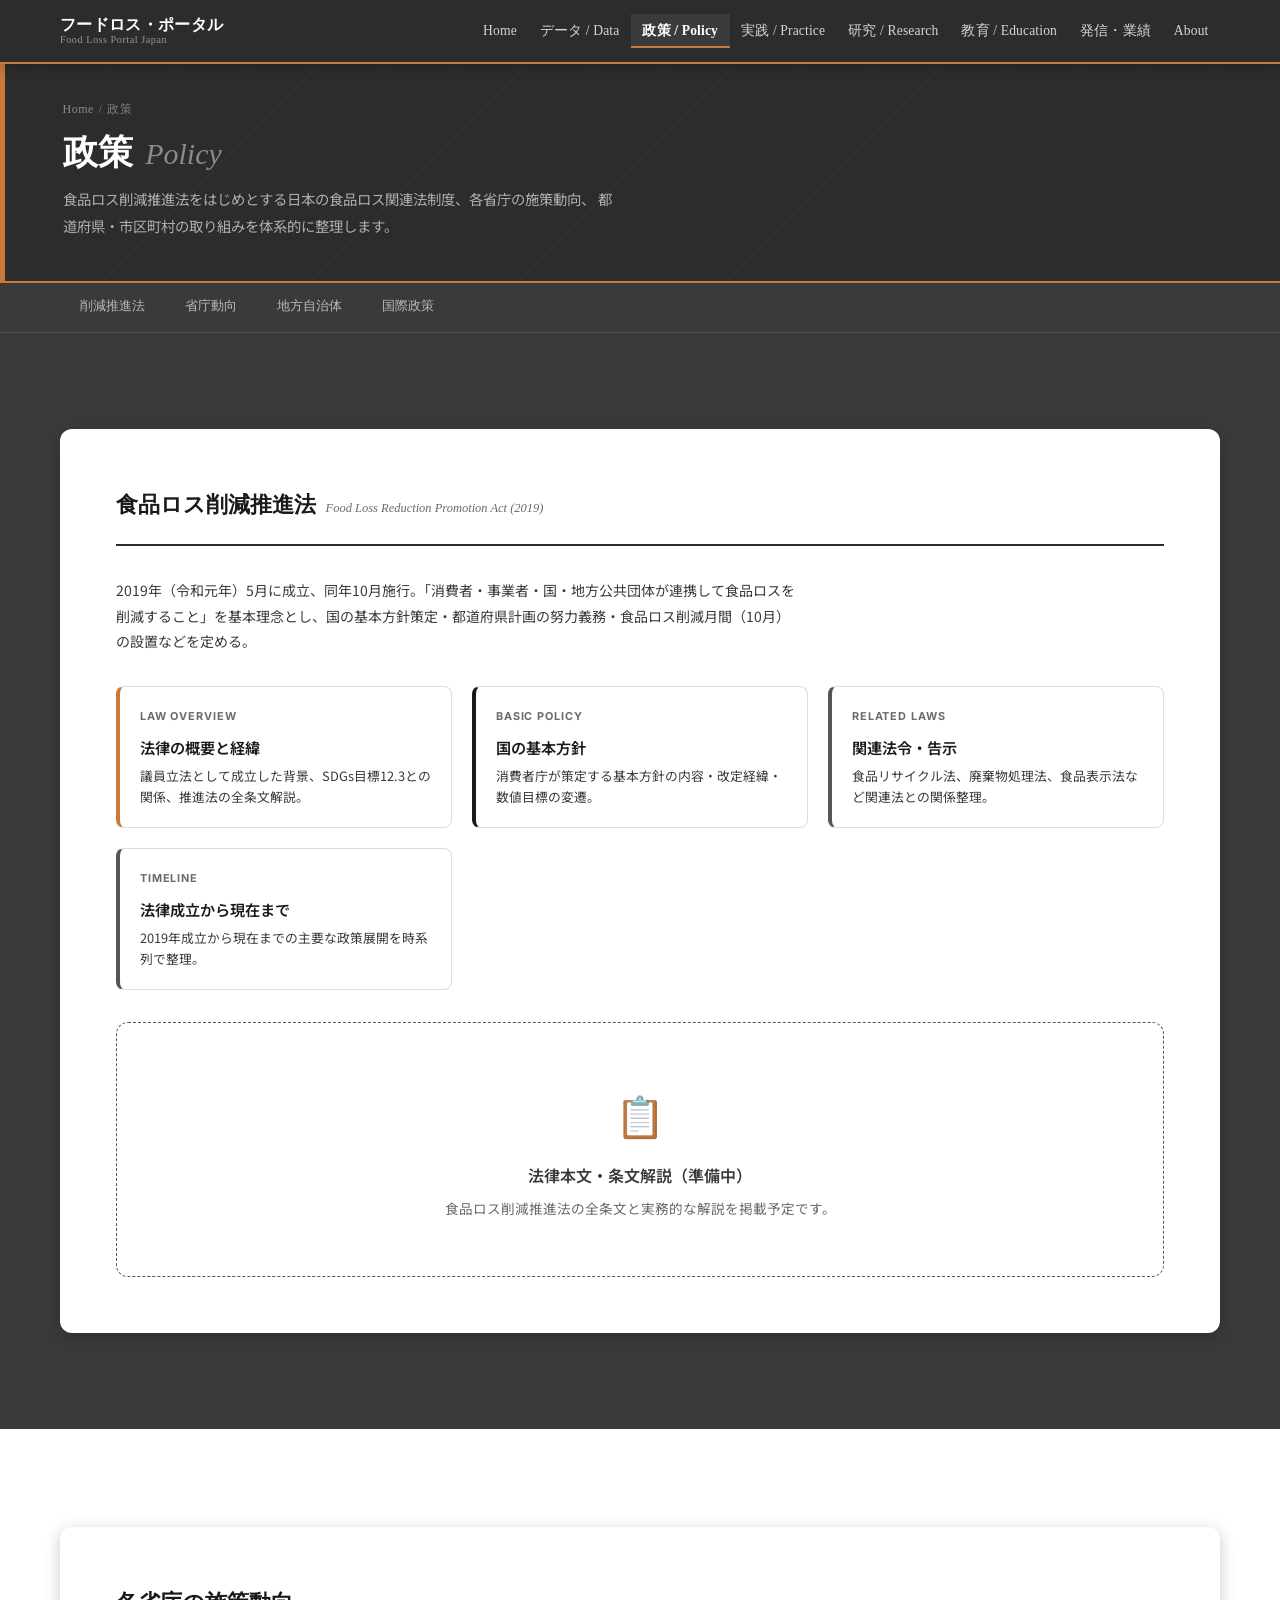
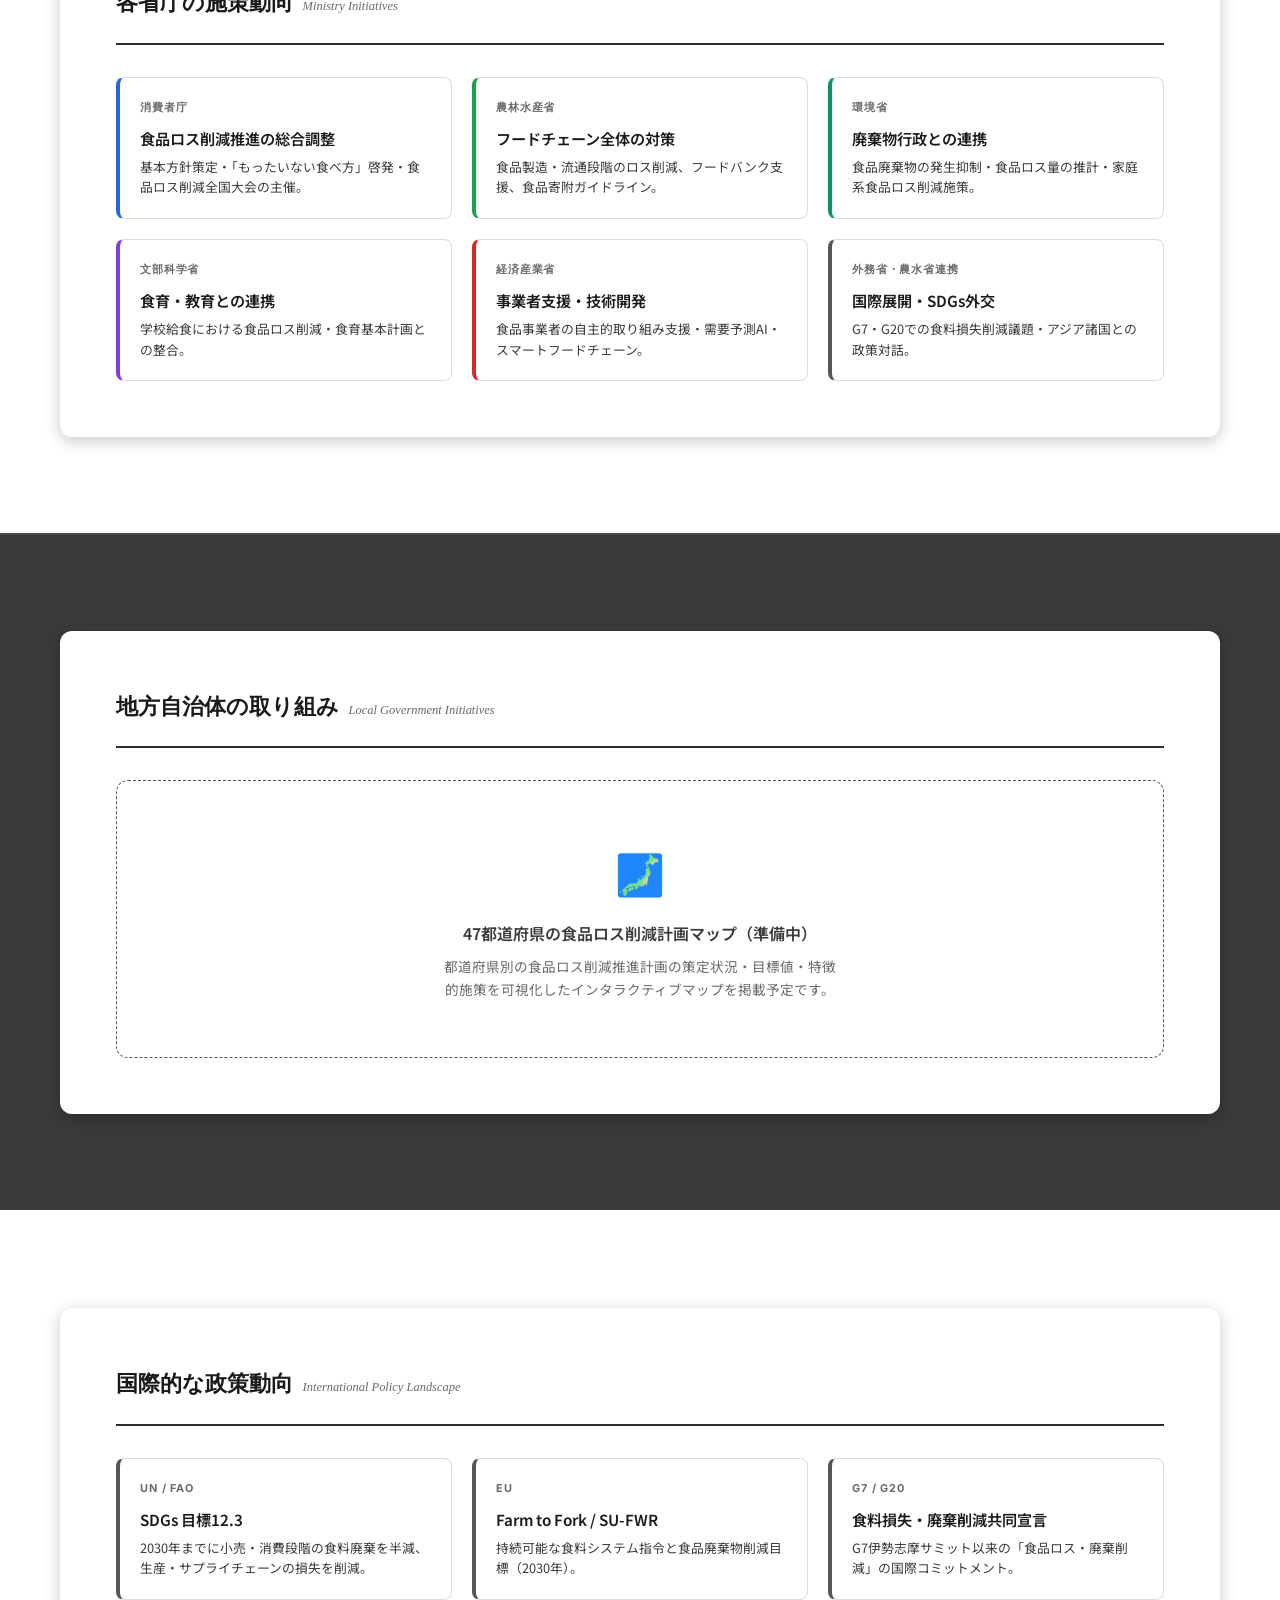
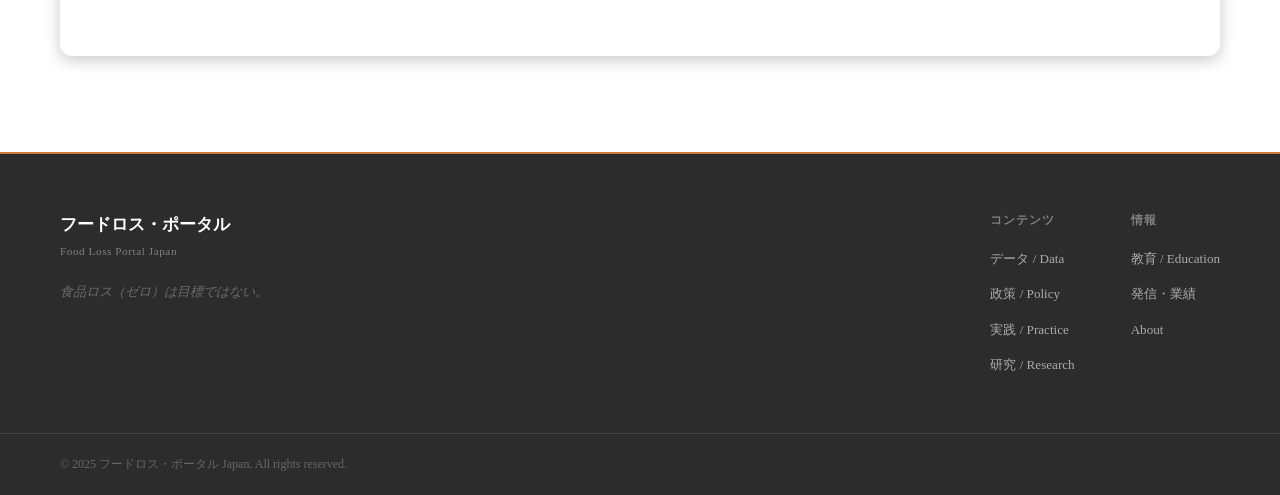
<file: policy.html>
<!DOCTYPE html>
<html lang="ja">
<head>
  <meta charset="UTF-8">
  <meta name="viewport" content="width=device-width, initial-scale=1.0">
  <title>政策 / Policy | フードロス・ポータル</title>
  <link rel="preconnect" href="https://fonts.googleapis.com">
  <link rel="preconnect" href="https://fonts.gstatic.com" crossorigin>
  <link href="https://fonts.googleapis.com/css2?family=Noto+Sans+JP:wght@300;400;500;700&family=Inter:wght@300;400;500;600;700&display=swap" rel="stylesheet">
  <link rel="stylesheet" href="css/style.css">
  <link rel="stylesheet" href="css/pages.css">
</head>
<body>

  <header class="site-header" id="site-header">
    <div class="header-inner">
      <a href="index.html" class="nav-brand">
        <span class="brand-ja">フードロス・ポータル</span>
        <span class="brand-en">Food Loss Portal Japan</span>
      </a>
      <nav class="nav-main" id="nav-main">
        <ul>
          <li><a href="index.html">Home</a></li>
          <li><a href="data.html"><span lang="ja">データ</span> / Data</a></li>
          <li><a href="policy.html" class="active"><span lang="ja">政策</span> / Policy</a></li>
          <li><a href="practice.html"><span lang="ja">実践</span> / Practice</a></li>
          <li><a href="research.html"><span lang="ja">研究</span> / Research</a></li>
          <li><a href="education.html"><span lang="ja">教育</span> / Education</a></li>
          <li><a href="outreach.html"><span lang="ja">発信・業績</span></a></li>
          <li><a href="about.html">About</a></li>
        </ul>
      </nav>
      <button class="nav-toggle" id="nav-toggle" aria-expanded="false" aria-controls="nav-main" aria-label="メニューを開閉する">
        <span></span><span></span><span></span>
      </button>
    </div>
  </header>

  <section class="page-hero">
    <div class="container">
      <p class="page-breadcrumb"><a href="index.html">Home</a><span class="sep">/</span>政策</p>
      <h1 class="page-title">
        <span lang="ja">政策</span>
        <span class="page-title-en">Policy</span>
      </h1>
      <p class="page-desc" lang="ja">
        食品ロス削減推進法をはじめとする日本の食品ロス関連法制度、各省庁の施策動向、
        都道府県・市区町村の取り組みを体系的に整理します。
      </p>
    </div>
  </section>

  <nav class="section-jump" aria-label="セクションジャンプ">
    <div class="container">
      <ul>
        <li><a href="#law">削減推進法</a></li>
        <li><a href="#ministries">省庁動向</a></li>
        <li><a href="#local">地方自治体</a></li>
        <li><a href="#international">国際政策</a></li>
      </ul>
    </div>
  </nav>

  <main>

    <!-- 食品ロス削減推進法 -->
    <section class="data-section" id="law">
      <div class="container">
        <div class="data-section-header">
          <h2>食品ロス削減推進法 <span class="en-sub">Food Loss Reduction Promotion Act (2019)</span></h2>
        </div>
        <p class="section-lead">
          2019年（令和元年）5月に成立、同年10月施行。「消費者・事業者・国・地方公共団体が連携して食品ロスを削減すること」を基本理念とし、国の基本方針策定・都道府県計画の努力義務・食品ロス削減月間（10月）の設置などを定める。
        </p>

        <div class="coming-soon-grid">
          <div class="cs-card" style="border-left-color: var(--c-accent);">
            <div class="cs-card-tag">Law Overview</div>
            <h3 lang="ja">法律の概要と経緯</h3>
            <p lang="ja">議員立法として成立した背景、SDGs目標12.3との関係、推進法の全条文解説。</p>
          </div>
          <div class="cs-card" style="border-left-color: var(--c-primary-light);">
            <div class="cs-card-tag">Basic Policy</div>
            <h3 lang="ja">国の基本方針</h3>
            <p lang="ja">消費者庁が策定する基本方針の内容・改定経緯・数値目標の変遷。</p>
          </div>
          <div class="cs-card">
            <div class="cs-card-tag">Related Laws</div>
            <h3 lang="ja">関連法令・告示</h3>
            <p lang="ja">食品リサイクル法、廃棄物処理法、食品表示法など関連法との関係整理。</p>
          </div>
          <div class="cs-card">
            <div class="cs-card-tag">Timeline</div>
            <h3 lang="ja">法律成立から現在まで</h3>
            <p lang="ja">2019年成立から現在までの主要な政策展開を時系列で整理。</p>
          </div>
        </div>

        <div class="placeholder-box" style="margin-top: 2rem;">
          <div class="ph-icon">📋</div>
          <h3 lang="ja">法律本文・条文解説（準備中）</h3>
          <p lang="ja">食品ロス削減推進法の全条文と実務的な解説を掲載予定です。</p>
        </div>
      </div>
    </section>

    <!-- 省庁動向 -->
    <section class="data-section" id="ministries" style="background: var(--c-surface);">
      <div class="container">
        <div class="data-section-header">
          <h2>各省庁の施策動向 <span class="en-sub">Ministry Initiatives</span></h2>
        </div>
        <div class="coming-soon-grid">
          <div class="cs-card" style="border-left-color: #2563EB;">
            <div class="cs-card-tag">消費者庁</div>
            <h3>食品ロス削減推進の総合調整</h3>
            <p lang="ja">基本方針策定・「もったいない食べ方」啓発・食品ロス削減全国大会の主催。</p>
          </div>
          <div class="cs-card" style="border-left-color: #16A34A;">
            <div class="cs-card-tag">農林水産省</div>
            <h3>フードチェーン全体の対策</h3>
            <p lang="ja">食品製造・流通段階のロス削減、フードバンク支援、食品寄附ガイドライン。</p>
          </div>
          <div class="cs-card" style="border-left-color: #059669;">
            <div class="cs-card-tag">環境省</div>
            <h3>廃棄物行政との連携</h3>
            <p lang="ja">食品廃棄物の発生抑制・食品ロス量の推計・家庭系食品ロス削減施策。</p>
          </div>
          <div class="cs-card" style="border-left-color: #7C3AED;">
            <div class="cs-card-tag">文部科学省</div>
            <h3>食育・教育との連携</h3>
            <p lang="ja">学校給食における食品ロス削減・食育基本計画との整合。</p>
          </div>
          <div class="cs-card" style="border-left-color: #DC2626;">
            <div class="cs-card-tag">経済産業省</div>
            <h3>事業者支援・技術開発</h3>
            <p lang="ja">食品事業者の自主的取り組み支援・需要予測AI・スマートフードチェーン。</p>
          </div>
          <div class="cs-card">
            <div class="cs-card-tag">外務省・農水省連携</div>
            <h3>国際展開・SDGs外交</h3>
            <p lang="ja">G7・G20での食料損失削減議題・アジア諸国との政策対話。</p>
          </div>
        </div>
      </div>
    </section>

    <!-- 地方自治体 -->
    <section class="data-section" id="local">
      <div class="container">
        <div class="data-section-header">
          <h2>地方自治体の取り組み <span class="en-sub">Local Government Initiatives</span></h2>
        </div>
        <div class="placeholder-box">
          <div class="ph-icon">🗾</div>
          <h3 lang="ja">47都道府県の食品ロス削減計画マップ（準備中）</h3>
          <p lang="ja">都道府県別の食品ロス削減推進計画の策定状況・目標値・特徴的施策を可視化したインタラクティブマップを掲載予定です。</p>
        </div>
      </div>
    </section>

    <!-- 国際政策 -->
    <section class="data-section" id="international" style="background: var(--c-surface);">
      <div class="container">
        <div class="data-section-header">
          <h2>国際的な政策動向 <span class="en-sub">International Policy Landscape</span></h2>
        </div>
        <div class="coming-soon-grid">
          <div class="cs-card">
            <div class="cs-card-tag">UN / FAO</div>
            <h3>SDGs 目標12.3</h3>
            <p lang="ja">2030年までに小売・消費段階の食料廃棄を半減、生産・サプライチェーンの損失を削減。</p>
          </div>
          <div class="cs-card">
            <div class="cs-card-tag">EU</div>
            <h3>Farm to Fork / SU-FWR</h3>
            <p lang="ja">持続可能な食料システム指令と食品廃棄物削減目標（2030年）。</p>
          </div>
          <div class="cs-card">
            <div class="cs-card-tag">G7 / G20</div>
            <h3>食料損失・廃棄削減共同宣言</h3>
            <p lang="ja">G7伊勢志摩サミット以来の「食品ロス・廃棄削減」の国際コミットメント。</p>
          </div>
        </div>
      </div>
    </section>

  </main>

  <footer class="site-footer">
    <div class="container footer-inner">
      <div class="footer-brand">
        <p class="footer-title">フードロス・ポータル</p>
        <p class="footer-subtitle">Food Loss Portal Japan</p>
        <p class="footer-tagline">食品ロス（ゼロ）は目標ではない。</p>
      </div>
      <nav class="footer-nav">
        <div class="footer-nav-col">
          <h4>コンテンツ</h4>
          <ul>
            <li><a href="data.html">データ / Data</a></li>
            <li><a href="policy.html">政策 / Policy</a></li>
            <li><a href="practice.html">実践 / Practice</a></li>
            <li><a href="research.html">研究 / Research</a></li>
          </ul>
        </div>
        <div class="footer-nav-col">
          <h4>情報</h4>
          <ul>
            <li><a href="education.html">教育 / Education</a></li>
            <li><a href="outreach.html">発信・業績</a></li>
            <li><a href="about.html">About</a></li>
          </ul>
        </div>
      </nav>
    </div>
    <div class="footer-bottom">
      <div class="container">
        <p>&copy; 2025 フードロス・ポータル Japan. All rights reserved.</p>
      </div>
    </div>
  </footer>

  <script src="js/main.js"></script>
</body>
</html>
</file>
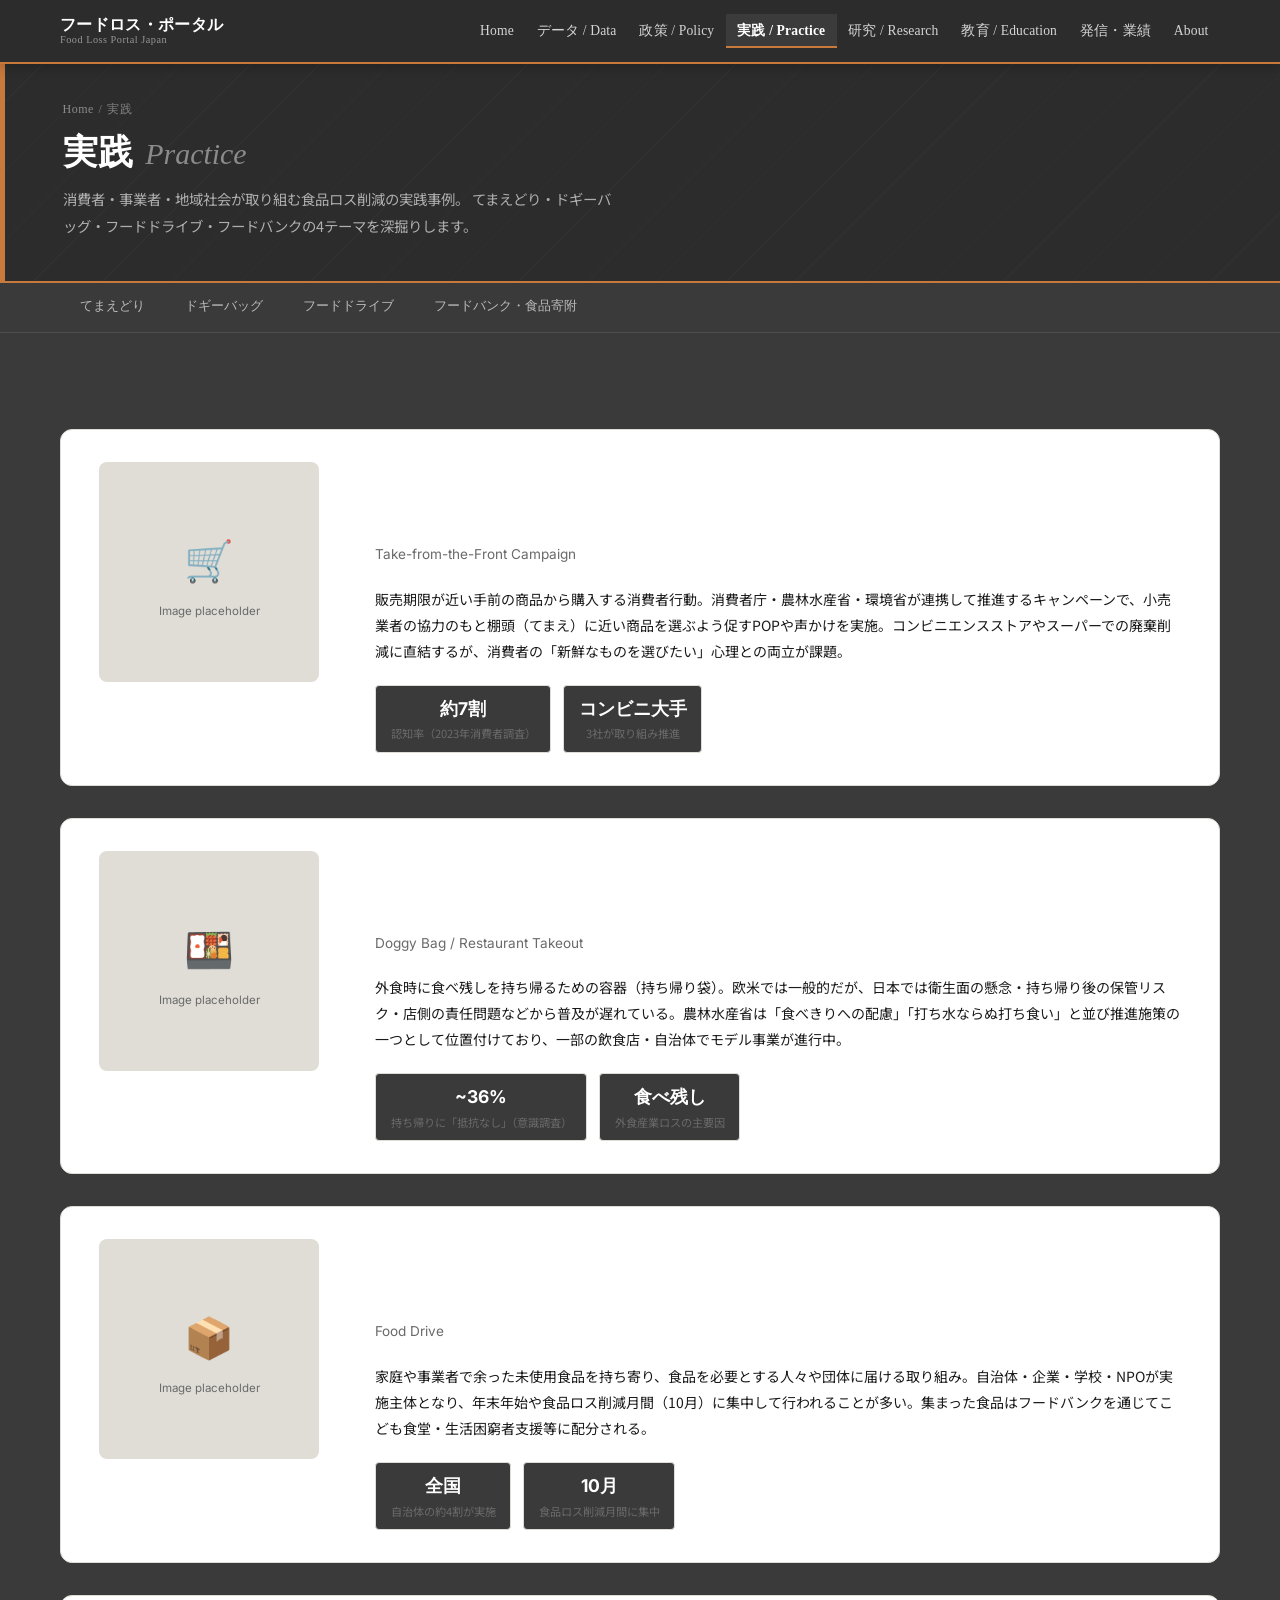
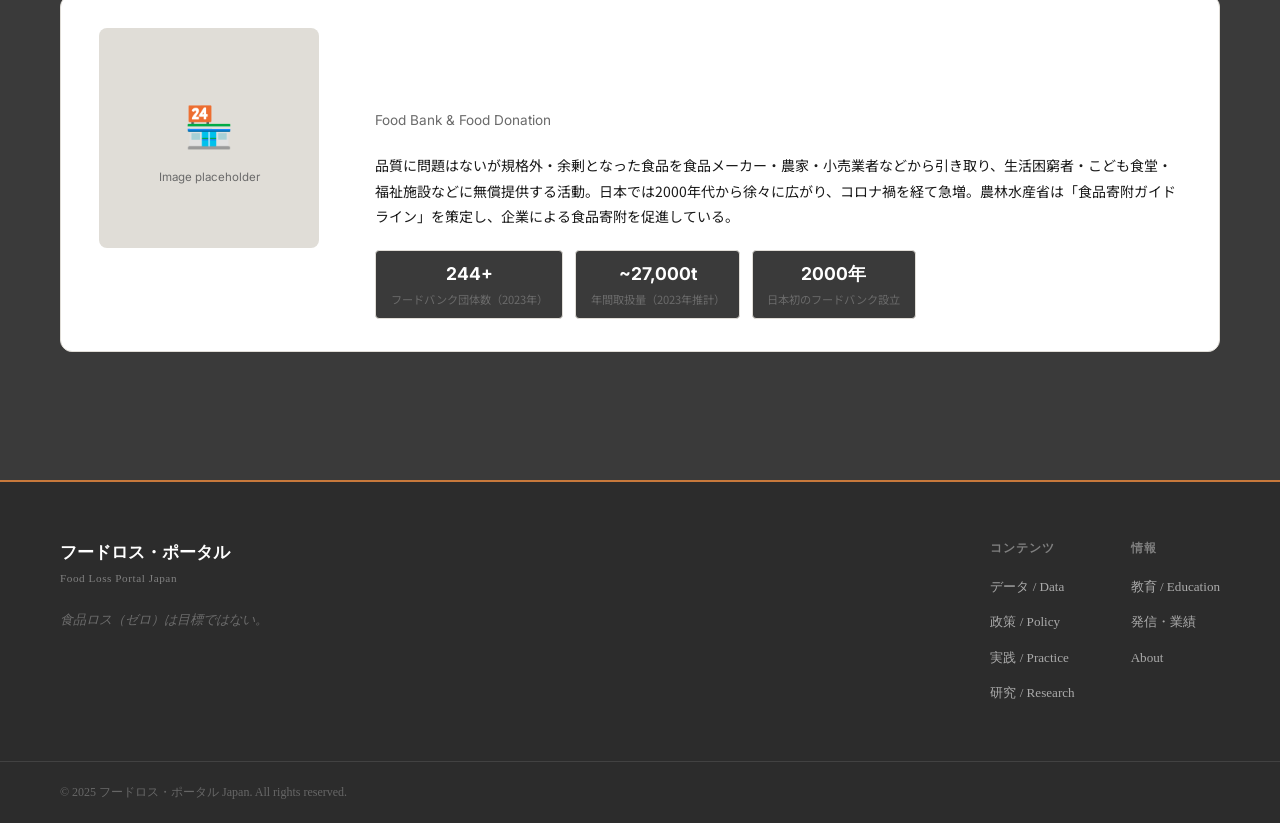
<file: practice.html>
<!DOCTYPE html>
<html lang="ja">
<head>
  <meta charset="UTF-8">
  <meta name="viewport" content="width=device-width, initial-scale=1.0">
  <title>実践 / Practice | フードロス・ポータル</title>
  <link rel="preconnect" href="https://fonts.googleapis.com">
  <link rel="preconnect" href="https://fonts.gstatic.com" crossorigin>
  <link href="https://fonts.googleapis.com/css2?family=Noto+Sans+JP:wght@300;400;500;700&family=Inter:wght@300;400;500;600;700&display=swap" rel="stylesheet">
  <link rel="stylesheet" href="css/style.css">
  <link rel="stylesheet" href="css/pages.css">
  <style>
    .practice-card {
      display: grid;
      grid-template-columns: 220px 1fr;
      gap: var(--sp-xl);
      align-items: start;
      background: var(--c-surface);
      border: 1px solid var(--c-border);
      border-radius: var(--radius-lg);
      padding: var(--sp-lg) calc(var(--sp-lg) * 1.2);
      margin-bottom: var(--sp-lg);
    }
    .practice-card:nth-child(even) { background: var(--c-bg); }
    .practice-img {
      aspect-ratio: 1;
      background: var(--c-border);
      border-radius: var(--radius-md);
      display: flex;
      flex-direction: column;
      align-items: center;
      justify-content: center;
      gap: 0.5rem;
      color: var(--c-text-muted);
      font-size: 2.5rem;
    }
    .practice-img span { font-size: 0.72rem; font-family: var(--font-en); }
    .practice-body {}
    .practice-tag {
      display: inline-block;
      font-family: var(--font-en);
      font-size: 0.68rem;
      font-weight: 700;
      letter-spacing: 0.08em;
      padding: 0.2rem 0.6rem;
      background: var(--c-primary);
      color: #fff;
      border-radius: 2px;
      margin-bottom: 0.6rem;
    }
    .practice-title-ja { font-size: 1.35rem; font-weight: 700; color: var(--c-primary); margin-bottom: 0.2rem; }
    .practice-title-en { font-family: var(--font-en); font-size: 0.85rem; color: var(--c-text-muted); margin-bottom: var(--sp-md); }
    .practice-desc { font-size: 0.875rem; color: var(--c-text); line-height: 1.85; margin-bottom: var(--sp-md); }
    .practice-stats {
      display: flex;
      flex-wrap: wrap;
      gap: var(--sp-sm);
    }
    .pstat {
      background: var(--c-bg);
      border: 1px solid var(--c-border);
      border-radius: var(--radius-sm);
      padding: 0.5rem 0.9rem;
      text-align: center;
    }
    .pstat-val { font-family: var(--font-en); font-size: 1.1rem; font-weight: 700; color: var(--c-primary); }
    .pstat-label { font-size: 0.7rem; color: var(--c-text-muted); }
    @media (max-width: 640px) {
      .practice-card { grid-template-columns: 1fr; }
      .practice-img { aspect-ratio: 16/7; }
    }
  </style>
</head>
<body>

  <header class="site-header" id="site-header">
    <div class="header-inner">
      <a href="index.html" class="nav-brand">
        <span class="brand-ja">フードロス・ポータル</span>
        <span class="brand-en">Food Loss Portal Japan</span>
      </a>
      <nav class="nav-main" id="nav-main">
        <ul>
          <li><a href="index.html">Home</a></li>
          <li><a href="data.html"><span lang="ja">データ</span> / Data</a></li>
          <li><a href="policy.html"><span lang="ja">政策</span> / Policy</a></li>
          <li><a href="practice.html" class="active"><span lang="ja">実践</span> / Practice</a></li>
          <li><a href="research.html"><span lang="ja">研究</span> / Research</a></li>
          <li><a href="education.html"><span lang="ja">教育</span> / Education</a></li>
          <li><a href="outreach.html"><span lang="ja">発信・業績</span></a></li>
          <li><a href="about.html">About</a></li>
        </ul>
      </nav>
      <button class="nav-toggle" id="nav-toggle" aria-expanded="false" aria-controls="nav-main" aria-label="メニューを開閉する">
        <span></span><span></span><span></span>
      </button>
    </div>
  </header>

  <section class="page-hero">
    <div class="container">
      <p class="page-breadcrumb"><a href="index.html">Home</a><span class="sep">/</span>実践</p>
      <h1 class="page-title">
        <span lang="ja">実践</span>
        <span class="page-title-en">Practice</span>
      </h1>
      <p class="page-desc" lang="ja">
        消費者・事業者・地域社会が取り組む食品ロス削減の実践事例。
        てまえどり・ドギーバッグ・フードドライブ・フードバンクの4テーマを深掘りします。
      </p>
    </div>
  </section>

  <nav class="section-jump" aria-label="セクションジャンプ">
    <div class="container">
      <ul>
        <li><a href="#temae">てまえどり</a></li>
        <li><a href="#doggy">ドギーバッグ</a></li>
        <li><a href="#drive">フードドライブ</a></li>
        <li><a href="#bank">フードバンク・食品寄附</a></li>
      </ul>
    </div>
  </nav>

  <main>
    <div class="container" style="padding-block: var(--sp-2xl);">

      <!-- てまえどり -->
      <section id="temae">
        <div class="practice-card">
          <div class="practice-img">🛒<span>Image placeholder</span></div>
          <div class="practice-body">
            <span class="practice-tag">消費者行動 / Consumer Behavior</span>
            <h2 class="practice-title-ja">てまえどり</h2>
            <p class="practice-title-en">Take-from-the-Front Campaign</p>
            <p class="practice-desc" lang="ja">
              販売期限が近い手前の商品から購入する消費者行動。消費者庁・農林水産省・環境省が連携して推進するキャンペーンで、小売業者の協力のもと棚頭（てまえ）に近い商品を選ぶよう促すPOPや声かけを実施。コンビニエンスストアやスーパーでの廃棄削減に直結するが、消費者の「新鮮なものを選びたい」心理との両立が課題。
            </p>
            <div class="practice-stats">
              <div class="pstat">
                <div class="pstat-val">約7割</div>
                <div class="pstat-label">認知率（2023年消費者調査）</div>
              </div>
              <div class="pstat">
                <div class="pstat-val">コンビニ大手</div>
                <div class="pstat-label">3社が取り組み推進</div>
              </div>
            </div>
          </div>
        </div>
      </section>

      <!-- ドギーバッグ -->
      <section id="doggy">
        <div class="practice-card">
          <div class="practice-img">🍱<span>Image placeholder</span></div>
          <div class="practice-body">
            <span class="practice-tag">外食 / Food Service</span>
            <h2 class="practice-title-ja">ドギーバッグ</h2>
            <p class="practice-title-en">Doggy Bag / Restaurant Takeout</p>
            <p class="practice-desc" lang="ja">
              外食時に食べ残しを持ち帰るための容器（持ち帰り袋）。欧米では一般的だが、日本では衛生面の懸念・持ち帰り後の保管リスク・店側の責任問題などから普及が遅れている。農林水産省は「食べきりへの配慮」「打ち水ならぬ打ち食い」と並び推進施策の一つとして位置付けており、一部の飲食店・自治体でモデル事業が進行中。
            </p>
            <div class="practice-stats">
              <div class="pstat">
                <div class="pstat-val">~36%</div>
                <div class="pstat-label">持ち帰りに「抵抗なし」（意識調査）</div>
              </div>
              <div class="pstat">
                <div class="pstat-val">食べ残し</div>
                <div class="pstat-label">外食産業ロスの主要因</div>
              </div>
            </div>
          </div>
        </div>
      </section>

      <!-- フードドライブ -->
      <section id="drive">
        <div class="practice-card">
          <div class="practice-img">📦<span>Image placeholder</span></div>
          <div class="practice-body">
            <span class="practice-tag">地域 / Community</span>
            <h2 class="practice-title-ja">フードドライブ</h2>
            <p class="practice-title-en">Food Drive</p>
            <p class="practice-desc" lang="ja">
              家庭や事業者で余った未使用食品を持ち寄り、食品を必要とする人々や団体に届ける取り組み。自治体・企業・学校・NPOが実施主体となり、年末年始や食品ロス削減月間（10月）に集中して行われることが多い。集まった食品はフードバンクを通じてこども食堂・生活困窮者支援等に配分される。
            </p>
            <div class="practice-stats">
              <div class="pstat">
                <div class="pstat-val">全国</div>
                <div class="pstat-label">自治体の約4割が実施</div>
              </div>
              <div class="pstat">
                <div class="pstat-val">10月</div>
                <div class="pstat-label">食品ロス削減月間に集中</div>
              </div>
            </div>
          </div>
        </div>
      </section>

      <!-- フードバンク -->
      <section id="bank">
        <div class="practice-card">
          <div class="practice-img">🏪<span>Image placeholder</span></div>
          <div class="practice-body">
            <span class="practice-tag">セーフティネット / Safety Net</span>
            <h2 class="practice-title-ja">フードバンク・食品寄附</h2>
            <p class="practice-title-en">Food Bank &amp; Food Donation</p>
            <p class="practice-desc" lang="ja">
              品質に問題はないが規格外・余剰となった食品を食品メーカー・農家・小売業者などから引き取り、生活困窮者・こども食堂・福祉施設などに無償提供する活動。日本では2000年代から徐々に広がり、コロナ禍を経て急増。農林水産省は「食品寄附ガイドライン」を策定し、企業による食品寄附を促進している。
            </p>
            <div class="practice-stats">
              <div class="pstat">
                <div class="pstat-val">244+</div>
                <div class="pstat-label">フードバンク団体数（2023年）</div>
              </div>
              <div class="pstat">
                <div class="pstat-val">~27,000t</div>
                <div class="pstat-label">年間取扱量（2023年推計）</div>
              </div>
              <div class="pstat">
                <div class="pstat-val">2000年</div>
                <div class="pstat-label">日本初のフードバンク設立</div>
              </div>
            </div>
          </div>
        </div>
      </section>

    </div>
  </main>

  <footer class="site-footer">
    <div class="container footer-inner">
      <div class="footer-brand">
        <p class="footer-title">フードロス・ポータル</p>
        <p class="footer-subtitle">Food Loss Portal Japan</p>
        <p class="footer-tagline">食品ロス（ゼロ）は目標ではない。</p>
      </div>
      <nav class="footer-nav">
        <div class="footer-nav-col">
          <h4>コンテンツ</h4>
          <ul>
            <li><a href="data.html">データ / Data</a></li>
            <li><a href="policy.html">政策 / Policy</a></li>
            <li><a href="practice.html">実践 / Practice</a></li>
            <li><a href="research.html">研究 / Research</a></li>
          </ul>
        </div>
        <div class="footer-nav-col">
          <h4>情報</h4>
          <ul>
            <li><a href="education.html">教育 / Education</a></li>
            <li><a href="outreach.html">発信・業績</a></li>
            <li><a href="about.html">About</a></li>
          </ul>
        </div>
      </nav>
    </div>
    <div class="footer-bottom">
      <div class="container">
        <p>&copy; 2025 フードロス・ポータル Japan. All rights reserved.</p>
      </div>
    </div>
  </footer>

  <script src="js/main.js"></script>
</body>
</html>
</file>
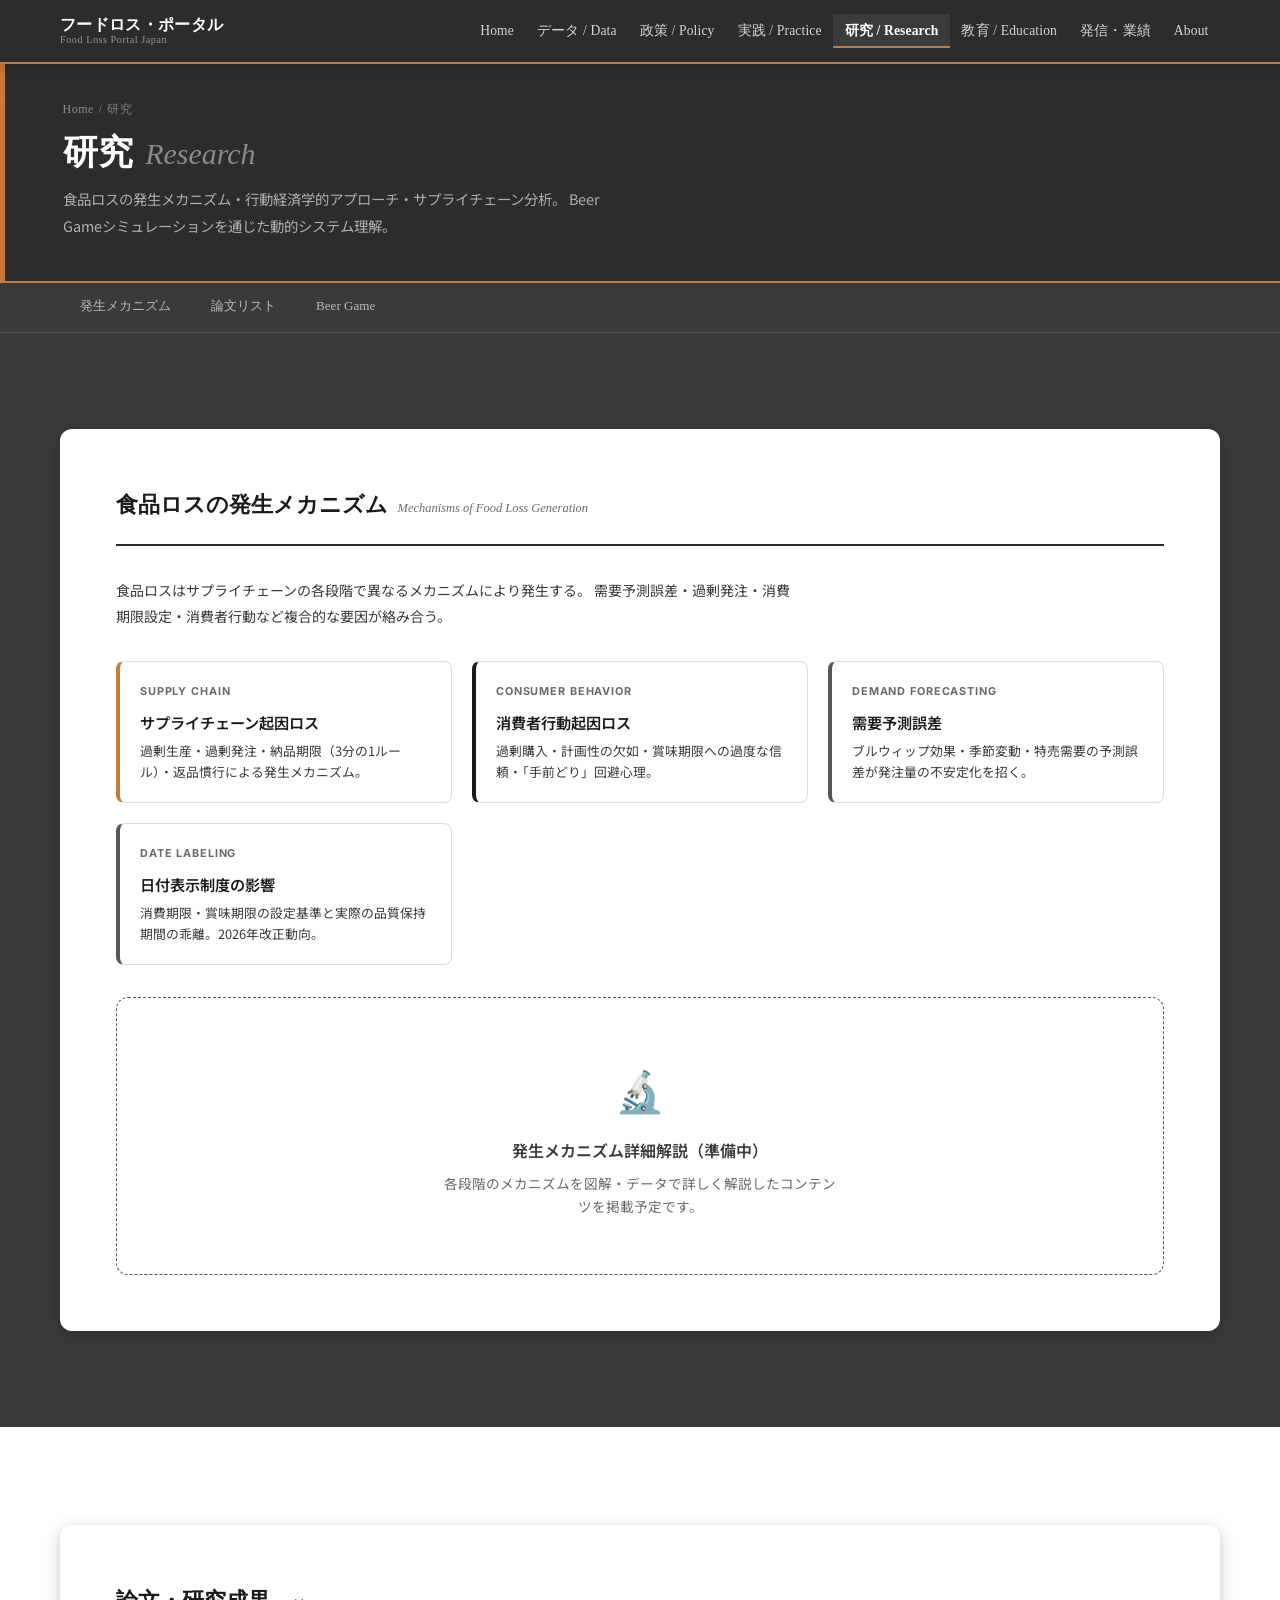
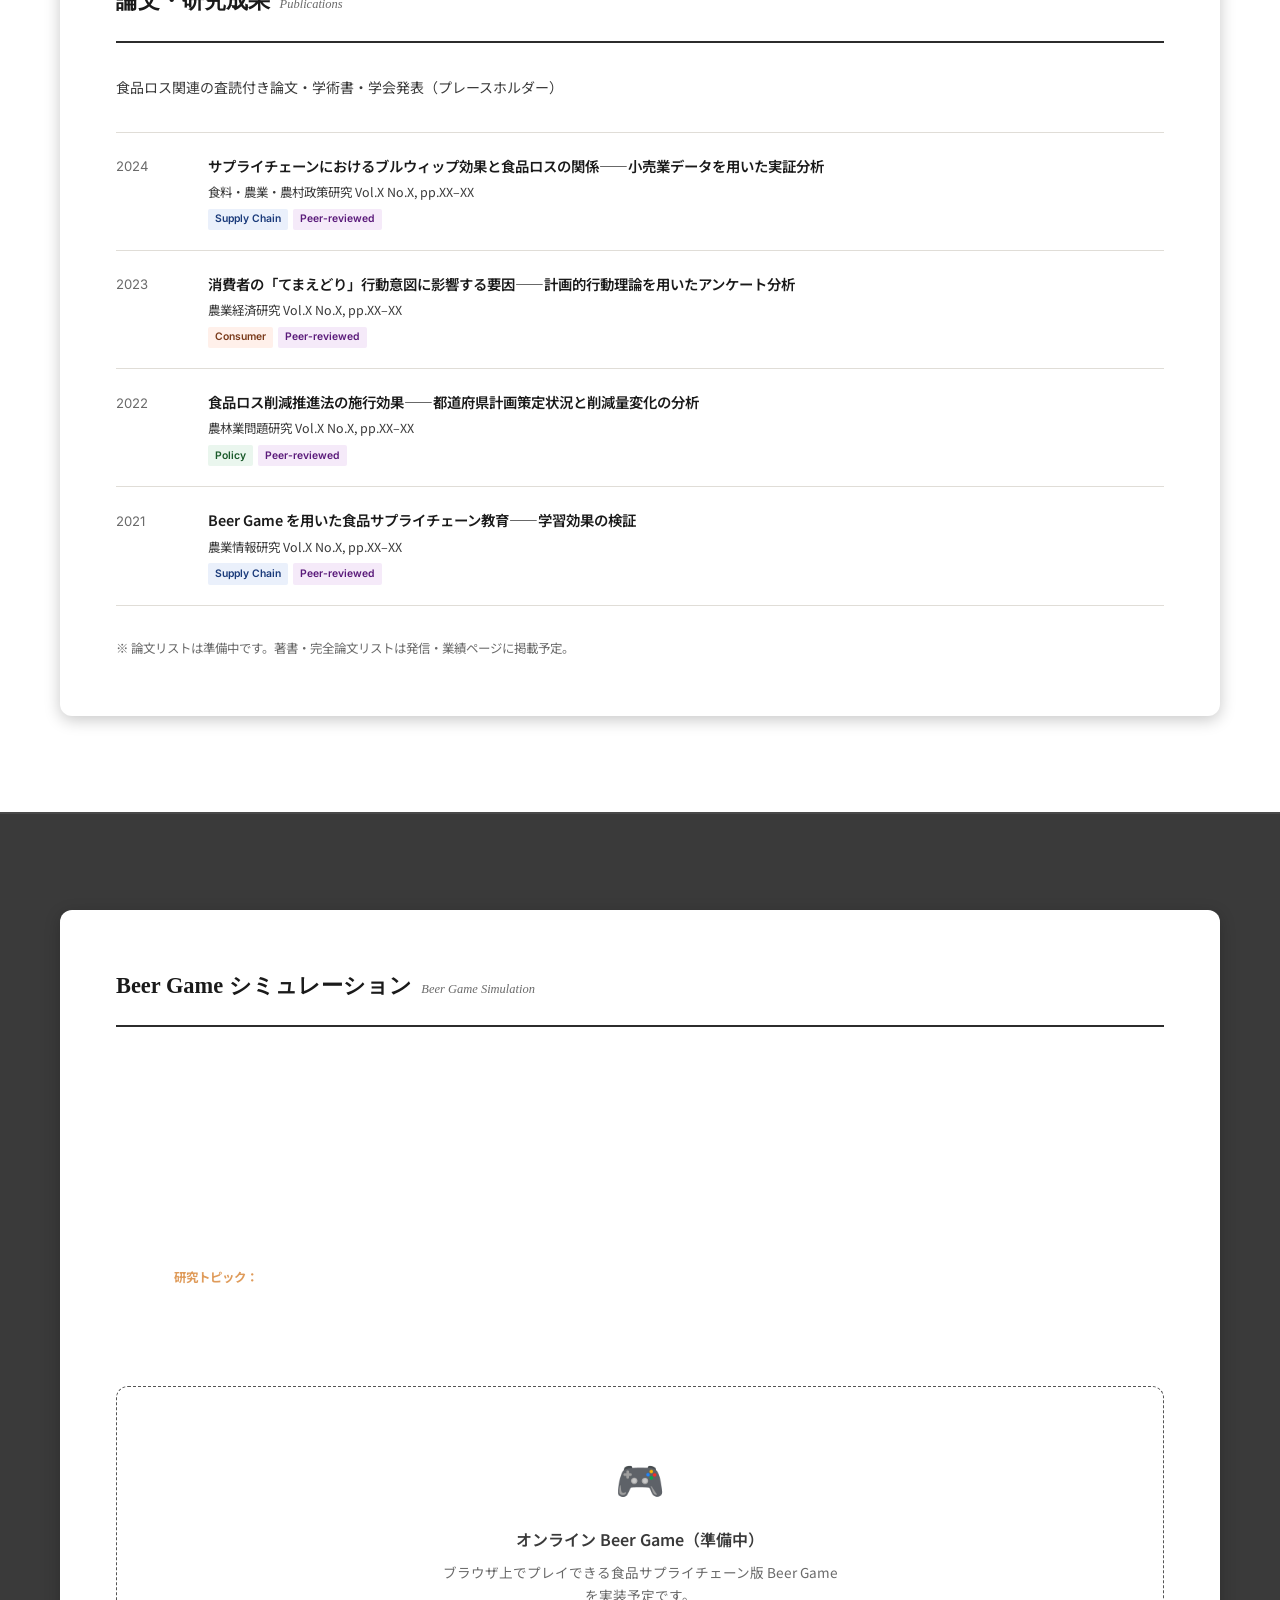
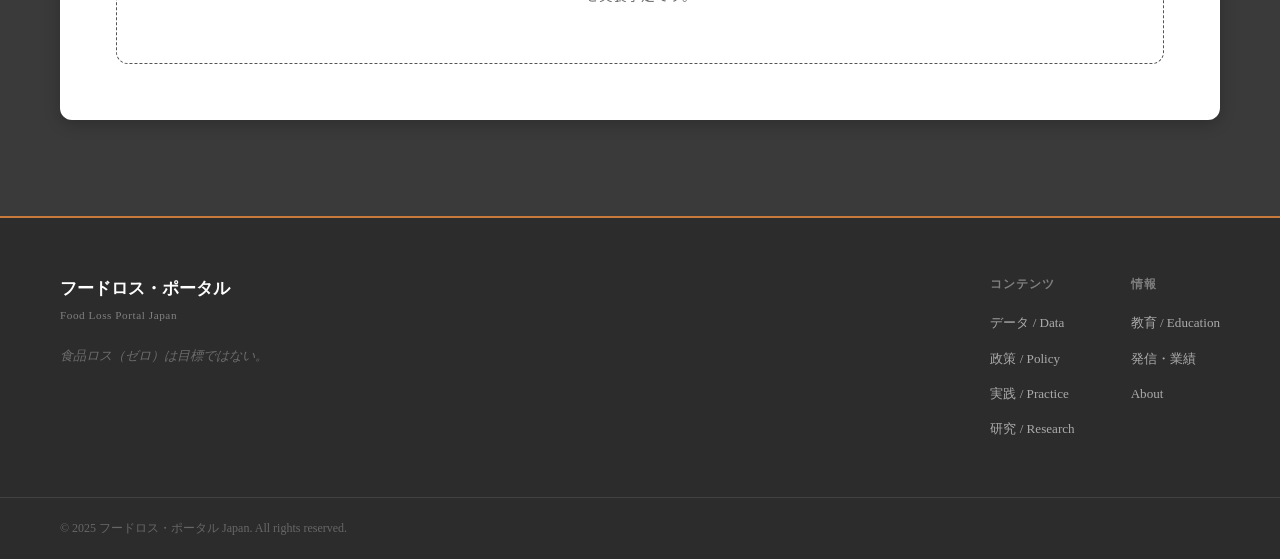
<file: research.html>
<!DOCTYPE html>
<html lang="ja">
<head>
  <meta charset="UTF-8">
  <meta name="viewport" content="width=device-width, initial-scale=1.0">
  <title>研究 / Research | フードロス・ポータル</title>
  <link rel="preconnect" href="https://fonts.googleapis.com">
  <link rel="preconnect" href="https://fonts.gstatic.com" crossorigin>
  <link href="https://fonts.googleapis.com/css2?family=Noto+Sans+JP:wght@300;400;500;700&family=Inter:wght@300;400;500;600;700&display=swap" rel="stylesheet">
  <link rel="stylesheet" href="css/style.css">
  <link rel="stylesheet" href="css/pages.css">
  <style>
    .paper-list { display: flex; flex-direction: column; gap: 0; }
    .paper-item {
      display: grid;
      grid-template-columns: 4.5rem 1fr;
      gap: var(--sp-md);
      padding: var(--sp-md) 0;
      border-bottom: 1px solid var(--c-border);
      align-items: start;
    }
    .paper-item:first-child { border-top: 1px solid var(--c-border); }
    .paper-year {
      font-family: var(--font-en);
      font-size: 0.82rem;
      color: var(--c-text-muted);
      padding-top: 0.15rem;
      white-space: nowrap;
    }
    .paper-title { font-size: 0.9rem; font-weight: 600; color: var(--c-primary); margin-bottom: 0.25rem; }
    .paper-journal { font-size: 0.78rem; color: var(--c-text-sub); margin-bottom: 0.3rem; }
    .paper-tags { display: flex; flex-wrap: wrap; gap: 0.3rem; }
    .paper-tag {
      font-family: var(--font-en);
      font-size: 0.65rem;
      padding: 0.1rem 0.45rem;
      border-radius: 2px;
      font-weight: 600;
    }
    .tag-supply  { background: #EAF0FB; color: #1A3A7A; }
    .tag-consumer { background: #FFF0EA; color: #7A3A1A; }
    .tag-policy2 { background: #EAF6EE; color: #1A5A2A; }
    .tag-review  { background: #F5EAF9; color: #5A1A7A; }

    .beer-game-box {
      background: var(--c-primary);
      border-radius: var(--radius-lg);
      padding: var(--sp-lg) calc(var(--sp-lg) * 1.2);
      color: rgba(255,255,255,0.85);
      display: grid;
      grid-template-columns: 1fr 280px;
      gap: var(--sp-xl);
      align-items: center;
    }
    .beer-game-box h3 { font-size: 1.2rem; color: #fff; margin-bottom: 0.5rem; }
    .beer-game-box p { font-size: 0.875rem; line-height: 1.8; margin-bottom: var(--sp-md); }
    .beer-game-visual {
      aspect-ratio: 4/3;
      background: rgba(255,255,255,0.08);
      border-radius: var(--radius-md);
      display: flex;
      align-items: center;
      justify-content: center;
      color: rgba(255,255,255,0.4);
      font-size: 0.78rem;
      font-family: var(--font-en);
    }
    @media (max-width: 640px) {
      .beer-game-box { grid-template-columns: 1fr; }
      .beer-game-visual { display: none; }
    }
  </style>
</head>
<body>

  <header class="site-header" id="site-header">
    <div class="header-inner">
      <a href="index.html" class="nav-brand">
        <span class="brand-ja">フードロス・ポータル</span>
        <span class="brand-en">Food Loss Portal Japan</span>
      </a>
      <nav class="nav-main" id="nav-main">
        <ul>
          <li><a href="index.html">Home</a></li>
          <li><a href="data.html"><span lang="ja">データ</span> / Data</a></li>
          <li><a href="policy.html"><span lang="ja">政策</span> / Policy</a></li>
          <li><a href="practice.html"><span lang="ja">実践</span> / Practice</a></li>
          <li><a href="research.html" class="active"><span lang="ja">研究</span> / Research</a></li>
          <li><a href="education.html"><span lang="ja">教育</span> / Education</a></li>
          <li><a href="outreach.html"><span lang="ja">発信・業績</span></a></li>
          <li><a href="about.html">About</a></li>
        </ul>
      </nav>
      <button class="nav-toggle" id="nav-toggle" aria-expanded="false" aria-controls="nav-main" aria-label="メニューを開閉する">
        <span></span><span></span><span></span>
      </button>
    </div>
  </header>

  <section class="page-hero">
    <div class="container">
      <p class="page-breadcrumb"><a href="index.html">Home</a><span class="sep">/</span>研究</p>
      <h1 class="page-title">
        <span lang="ja">研究</span>
        <span class="page-title-en">Research</span>
      </h1>
      <p class="page-desc" lang="ja">
        食品ロスの発生メカニズム・行動経済学的アプローチ・サプライチェーン分析。
        Beer Gameシミュレーションを通じた動的システム理解。
      </p>
    </div>
  </section>

  <nav class="section-jump" aria-label="セクションジャンプ">
    <div class="container">
      <ul>
        <li><a href="#mechanism">発生メカニズム</a></li>
        <li><a href="#papers">論文リスト</a></li>
        <li><a href="#beergame">Beer Game</a></li>
      </ul>
    </div>
  </nav>

  <main>

    <!-- 発生メカニズム -->
    <section class="data-section" id="mechanism">
      <div class="container">
        <div class="data-section-header">
          <h2>食品ロスの発生メカニズム <span class="en-sub">Mechanisms of Food Loss Generation</span></h2>
        </div>
        <p class="section-lead">
          食品ロスはサプライチェーンの各段階で異なるメカニズムにより発生する。
          需要予測誤差・過剰発注・消費期限設定・消費者行動など複合的な要因が絡み合う。
        </p>
        <div class="coming-soon-grid">
          <div class="cs-card" style="border-left-color: var(--c-accent);">
            <div class="cs-card-tag">Supply Chain</div>
            <h3 lang="ja">サプライチェーン起因ロス</h3>
            <p lang="ja">過剰生産・過剰発注・納品期限（3分の1ルール）・返品慣行による発生メカニズム。</p>
          </div>
          <div class="cs-card" style="border-left-color: var(--c-primary-light);">
            <div class="cs-card-tag">Consumer Behavior</div>
            <h3 lang="ja">消費者行動起因ロス</h3>
            <p lang="ja">過剰購入・計画性の欠如・賞味期限への過度な信頼・「手前どり」回避心理。</p>
          </div>
          <div class="cs-card">
            <div class="cs-card-tag">Demand Forecasting</div>
            <h3 lang="ja">需要予測誤差</h3>
            <p lang="ja">ブルウィップ効果・季節変動・特売需要の予測誤差が発注量の不安定化を招く。</p>
          </div>
          <div class="cs-card">
            <div class="cs-card-tag">Date Labeling</div>
            <h3 lang="ja">日付表示制度の影響</h3>
            <p lang="ja">消費期限・賞味期限の設定基準と実際の品質保持期間の乖離。2026年改正動向。</p>
          </div>
        </div>
        <div class="placeholder-box" style="margin-top: var(--sp-lg);">
          <div class="ph-icon">🔬</div>
          <h3 lang="ja">発生メカニズム詳細解説（準備中）</h3>
          <p lang="ja">各段階のメカニズムを図解・データで詳しく解説したコンテンツを掲載予定です。</p>
        </div>
      </div>
    </section>

    <!-- 論文リスト -->
    <section class="data-section" id="papers" style="background: var(--c-surface);">
      <div class="container">
        <div class="data-section-header">
          <h2>論文・研究成果 <span class="en-sub">Publications</span></h2>
        </div>
        <p class="section-lead">食品ロス関連の査読付き論文・学術書・学会発表（プレースホルダー）</p>

        <div class="paper-list">
          <div class="paper-item">
            <div class="paper-year">2024</div>
            <div>
              <div class="paper-title">サプライチェーンにおけるブルウィップ効果と食品ロスの関係——小売業データを用いた実証分析</div>
              <div class="paper-journal">食料・農業・農村政策研究 Vol.X No.X, pp.XX–XX</div>
              <div class="paper-tags">
                <span class="paper-tag tag-supply">Supply Chain</span>
                <span class="paper-tag tag-review">Peer-reviewed</span>
              </div>
            </div>
          </div>
          <div class="paper-item">
            <div class="paper-year">2023</div>
            <div>
              <div class="paper-title">消費者の「てまえどり」行動意図に影響する要因——計画的行動理論を用いたアンケート分析</div>
              <div class="paper-journal">農業経済研究 Vol.X No.X, pp.XX–XX</div>
              <div class="paper-tags">
                <span class="paper-tag tag-consumer">Consumer</span>
                <span class="paper-tag tag-review">Peer-reviewed</span>
              </div>
            </div>
          </div>
          <div class="paper-item">
            <div class="paper-year">2022</div>
            <div>
              <div class="paper-title">食品ロス削減推進法の施行効果——都道府県計画策定状況と削減量変化の分析</div>
              <div class="paper-journal">農林業問題研究 Vol.X No.X, pp.XX–XX</div>
              <div class="paper-tags">
                <span class="paper-tag tag-policy2">Policy</span>
                <span class="paper-tag tag-review">Peer-reviewed</span>
              </div>
            </div>
          </div>
          <div class="paper-item">
            <div class="paper-year">2021</div>
            <div>
              <div class="paper-title">Beer Game を用いた食品サプライチェーン教育——学習効果の検証</div>
              <div class="paper-journal">農業情報研究 Vol.X No.X, pp.XX–XX</div>
              <div class="paper-tags">
                <span class="paper-tag tag-supply">Supply Chain</span>
                <span class="paper-tag tag-review">Peer-reviewed</span>
              </div>
            </div>
          </div>
        </div>

        <p style="margin-top: var(--sp-lg); font-size: 0.78rem; color: var(--c-text-muted);">
          ※ 論文リストは準備中です。著書・完全論文リストは<a href="outreach.html" style="color: var(--c-primary-light);">発信・業績ページ</a>に掲載予定。
        </p>
      </div>
    </section>

    <!-- Beer Game -->
    <section class="data-section" id="beergame">
      <div class="container">
        <div class="data-section-header">
          <h2>Beer Game シミュレーション <span class="en-sub">Beer Game Simulation</span></h2>
        </div>
        <div class="beer-game-box">
          <div>
            <h3>ブルウィップ効果と食品ロス</h3>
            <p lang="ja">
              Beer Gameは1960年代にMITのジェイ・フォレスター教授が開発したサプライチェーン管理シミュレーションゲーム。
              消費者需要のわずかな変動がサプライチェーン上流に向かって増幅し、過剰在庫・欠品・廃棄を生む「ブルウィップ効果」を体験的に学ぶことができる。
              食品ロス教育・研究への応用として、当研究では食品サプライチェーン版Beer Gameを開発・実施している。
            </p>
            <div class="method-note" style="margin-top: 0; background: rgba(255,255,255,0.08); border-color: rgba(255,255,255,0.2); color: rgba(255,255,255,0.7);">
              <strong style="color: var(--c-accent-light);">研究トピック：</strong>
              Beer Game参加者の意思決定データから、どのような判断パターンが食品ロスを増減させるかを分析。
            </div>
          </div>
          <div class="beer-game-visual">Simulation diagram placeholder</div>
        </div>
        <div class="placeholder-box" style="margin-top: var(--sp-lg);">
          <div class="ph-icon">🎮</div>
          <h3 lang="ja">オンライン Beer Game（準備中）</h3>
          <p lang="ja">ブラウザ上でプレイできる食品サプライチェーン版 Beer Game を実装予定です。</p>
        </div>
      </div>
    </section>

  </main>

  <footer class="site-footer">
    <div class="container footer-inner">
      <div class="footer-brand">
        <p class="footer-title">フードロス・ポータル</p>
        <p class="footer-subtitle">Food Loss Portal Japan</p>
        <p class="footer-tagline">食品ロス（ゼロ）は目標ではない。</p>
      </div>
      <nav class="footer-nav">
        <div class="footer-nav-col">
          <h4>コンテンツ</h4>
          <ul>
            <li><a href="data.html">データ / Data</a></li>
            <li><a href="policy.html">政策 / Policy</a></li>
            <li><a href="practice.html">実践 / Practice</a></li>
            <li><a href="research.html">研究 / Research</a></li>
          </ul>
        </div>
        <div class="footer-nav-col">
          <h4>情報</h4>
          <ul>
            <li><a href="education.html">教育 / Education</a></li>
            <li><a href="outreach.html">発信・業績</a></li>
            <li><a href="about.html">About</a></li>
          </ul>
        </div>
      </nav>
    </div>
    <div class="footer-bottom">
      <div class="container">
        <p>&copy; 2025 フードロス・ポータル Japan. All rights reserved.</p>
      </div>
    </div>
  </footer>

  <script src="js/main.js"></script>
</body>
</html>
</file>
<file: css/style.css>
/* ==========================================================
   FOOD LOSS PORTAL JAPAN — Main Stylesheet
   Theme: Charcoal Dark + Orange Accent + Times New Roman
   ========================================================== */

/* ---------- Custom Properties ---------- */
:root {
  /* Charcoal palette */
  --c-charcoal:       #3A3A3A;   /* primary charcoal */
  --c-charcoal-dark:  #2C2C2C;   /* deeper charcoal */
  --c-charcoal-mid:   #505050;   /* mid charcoal */
  --c-charcoal-light: #6A6A6A;   /* light charcoal */
  --c-accent:         #C8793C;   /* orange-amber */
  --c-accent-light:   #DF9B5A;

  /* Backgrounds */
  --c-bg:             #3A3A3A;   /* page background = charcoal */
  --c-bg-alt:         #333333;   /* slightly darker alternate */
  --c-surface:        #FFFFFF;   /* white card surfaces */
  --c-surface-warm:   #F8F6F2;   /* warm off-white */

  /* Text */
  --c-text:           #1A1A1A;   /* black text (on light surfaces) */
  --c-text-sub:       #3A3A3A;   /* dark gray */
  --c-text-muted:     #6A6A6A;   /* muted gray */
  --c-text-light:     #FFFFFF;   /* white text (on dark surfaces) */
  --c-text-light-sub: rgba(255,255,255,0.75);

  /* Borders */
  --c-border-dark:    #555555;   /* on charcoal bg */
  --c-border:         #E0DDD7;   /* on white cards */

  /* Fonts */
  --font-serif: 'Times New Roman', Times, Georgia, serif;
  --font-jp:    'Noto Sans JP', 'Hiragino Kaku Gothic Pro', 'Yu Gothic Medium', sans-serif;
  --font-en:    'Inter', 'Helvetica Neue', Arial, sans-serif;

  /* Spacing */
  --sp-xs:  0.375rem;
  --sp-sm:  0.75rem;
  --sp-md:  1.25rem;
  --sp-lg:  2rem;
  --sp-xl:  3.5rem;
  --sp-2xl: 6rem;

  /* Layout */
  --nav-h:     64px;
  --max-w:     1160px;
  --radius-sm: 4px;
  --radius-md: 8px;
  --radius-lg: 12px;

  /* Shadows */
  --sh-sm: 0 1px 4px rgba(0,0,0,0.18);
  --sh-md: 0 4px 16px rgba(0,0,0,0.22);
  --sh-lg: 0 8px 32px rgba(0,0,0,0.28);
}

/* ---------- Reset ---------- */
*, *::before, *::after { box-sizing: border-box; margin: 0; padding: 0; }
html { scroll-behavior: smooth; -webkit-text-size-adjust: 100%; }
body {
  font-family: var(--font-jp);
  font-size: 1rem;
  line-height: 1.75;
  color: var(--c-text-light);
  background: var(--c-bg);
}
img, svg { display: block; max-width: 100%; }
a { color: inherit; text-decoration: none; }
ul { list-style: none; }
button { cursor: pointer; background: none; border: none; font: inherit; }

/* ---------- Utility ---------- */
.container {
  width: min(var(--max-w), 100% - 2rem);
  margin-inline: auto;
}

/* ==========================================================
   HEADER / NAVIGATION  — Charcoal, Times New Roman
   ========================================================== */
.site-header {
  position: sticky;
  top: 0;
  z-index: 100;
  height: var(--nav-h);
  background: var(--c-charcoal-dark);
  border-bottom: 2px solid var(--c-accent);
  box-shadow: 0 2px 12px rgba(0,0,0,0.4);
}

.header-inner {
  display: flex;
  align-items: center;
  justify-content: space-between;
  height: 100%;
  width: min(var(--max-w), 100% - 2rem);
  margin-inline: auto;
  gap: var(--sp-md);
}

.nav-brand {
  display: flex;
  flex-direction: column;
  line-height: 1.2;
  flex-shrink: 0;
}
.brand-ja {
  font-family: var(--font-serif);
  font-size: 1rem;
  font-weight: 700;
  color: #FFFFFF;
  letter-spacing: 0.02em;
}
.brand-en {
  font-family: var(--font-serif);
  font-size: 0.64rem;
  font-weight: 400;
  color: rgba(255,255,255,0.5);
  letter-spacing: 0.05em;
}

.nav-main ul { display: flex; align-items: center; }
.nav-main a {
  display: block;
  padding: 0.35rem 0.72rem;
  font-family: var(--font-serif);
  font-size: 0.85rem;
  font-weight: 400;
  color: rgba(255,255,255,0.8);
  border-radius: var(--radius-sm);
  transition: color 0.2s, background 0.2s;
  white-space: nowrap;
  letter-spacing: 0.01em;
}
.nav-main a:hover {
  color: #FFFFFF;
  background: rgba(255,255,255,0.1);
}
.nav-main a.active {
  color: #FFFFFF;
  font-weight: 700;
  border-bottom: 2px solid var(--c-accent);
  border-radius: 0;
  padding-bottom: calc(0.35rem - 2px);
  background: rgba(255,255,255,0.07);
}

.nav-toggle {
  display: none;
  flex-direction: column;
  gap: 5px;
  padding: 6px;
  flex-shrink: 0;
}
.nav-toggle span {
  display: block;
  width: 22px;
  height: 2px;
  background: rgba(255,255,255,0.8);
  border-radius: 2px;
  transition: transform 0.25s, opacity 0.25s;
}
.nav-toggle.open span:nth-child(1) { transform: translateY(7px) rotate(45deg); }
.nav-toggle.open span:nth-child(2) { opacity: 0; }
.nav-toggle.open span:nth-child(3) { transform: translateY(-7px) rotate(-45deg); }

/* ==========================================================
   HERO  — Charcoal background, white text
   ========================================================== */
.hero {
  position: relative;
  min-height: 82vh;
  display: flex;
  align-items: center;
  background: var(--c-charcoal-dark);
  overflow: hidden;
}

.hero-bg-accent {
  position: absolute;
  inset: 0;
  background:
    linear-gradient(135deg, rgba(200,121,60,0.12) 0%, transparent 55%),
    repeating-linear-gradient(
      -45deg,
      transparent, transparent 48px,
      rgba(255,255,255,0.018) 48px, rgba(255,255,255,0.018) 49px
    );
  pointer-events: none;
}

.hero::after {
  content: '';
  position: absolute;
  top: 0;
  right: 0;
  width: 4px;
  height: 100%;
  background: linear-gradient(to bottom, var(--c-accent), transparent);
  opacity: 0.7;
}

.hero-content {
  position: relative;
  z-index: 1;
  padding-block: var(--sp-2xl);
}

.hero-tagline {
  margin-bottom: var(--sp-lg);
  border-left: 5px solid var(--c-accent);
  padding-left: var(--sp-lg);
}

.tagline-ja {
  font-family: var(--font-serif);
  font-size: clamp(2.2rem, 5.5vw, 3.8rem);
  font-weight: 700;
  color: #FFFFFF;
  line-height: 1.25;
  letter-spacing: 0.01em;
}

.tagline-divider { display: none; }

.tagline-en {
  font-family: var(--font-serif);
  font-size: clamp(1rem, 2.5vw, 1.6rem);
  font-weight: 400;
  font-style: italic;
  color: rgba(255,255,255,0.55);
  line-height: 1.35;
  margin-top: 0.5rem;
}

.hero-sub {
  font-size: 0.9rem;
  color: rgba(255,255,255,0.6);
  line-height: 1.85;
  margin-bottom: var(--sp-xl);
  max-width: 520px;
  padding-left: calc(var(--sp-lg) + 5px);
}

.hero-cta {
  display: flex;
  flex-wrap: wrap;
  gap: var(--sp-sm);
  padding-left: calc(var(--sp-lg) + 5px);
}

/* Buttons */
.btn {
  display: inline-flex;
  align-items: center;
  gap: 0.4em;
  padding: 0.7rem 1.6rem;
  font-family: var(--font-serif);
  font-size: 0.9rem;
  font-weight: 700;
  border-radius: var(--radius-sm);
  letter-spacing: 0.02em;
  transition: all 0.2s;
}
.btn-primary {
  background: var(--c-accent);
  color: #fff;
  border: 1.5px solid var(--c-accent);
}
.btn-primary:hover {
  background: var(--c-accent-light);
  border-color: var(--c-accent-light);
  transform: translateY(-1px);
  box-shadow: 0 4px 16px rgba(200,121,60,0.4);
}
.btn-ghost {
  background: transparent;
  color: rgba(255,255,255,0.8);
  border: 1.5px solid rgba(255,255,255,0.35);
}
.btn-ghost:hover {
  background: rgba(255,255,255,0.1);
  border-color: rgba(255,255,255,0.7);
  color: #fff;
}

/* ==========================================================
   SHARED SECTION LAYOUT
   Sections = white cards floating on charcoal background
   ========================================================== */
.section {
  padding-block: var(--sp-2xl);
}

/* White card wrapper inside each section */
.section > .container,
.metrics-section > .container,
.contents-section > .container,
.updates-section > .container {
  background: var(--c-surface);
  border-radius: var(--radius-lg);
  padding: var(--sp-xl);
  box-shadow: var(--sh-md);
}

.section-header {
  display: flex;
  align-items: baseline;
  justify-content: space-between;
  flex-wrap: wrap;
  gap: var(--sp-sm);
  margin-bottom: var(--sp-xl);
  padding-bottom: var(--sp-md);
  border-bottom: 2px solid var(--c-charcoal-dark);
}
.section-header h2 {
  display: flex;
  flex-wrap: wrap;
  align-items: baseline;
  gap: 0.5rem;
  font-family: var(--font-serif);
  font-size: 1.5rem;
  font-weight: 700;
  color: var(--c-text);
}
.en-label {
  font-family: var(--font-serif);
  font-size: 0.82rem;
  font-weight: 400;
  font-style: italic;
  color: var(--c-text-muted);
}
.section-note { font-size: 0.78rem; color: var(--c-text-muted); }
.view-all {
  font-family: var(--font-serif);
  font-size: 0.82rem;
  color: var(--c-charcoal-mid);
  font-weight: 700;
  transition: color 0.2s;
  flex-shrink: 0;
}
.view-all:hover { color: var(--c-accent); }

/* ==========================================================
   METRICS
   ========================================================== */
.metrics-section { background: var(--c-bg); }

.metrics-grid {
  display: grid;
  grid-template-columns: repeat(auto-fit, minmax(220px, 1fr));
  gap: var(--sp-md);
}

.metric-card {
  padding: var(--sp-lg);
  border: 1px solid var(--c-border);
  border-radius: var(--radius-md);
  background: var(--c-surface-warm);
  border-left: 4px solid var(--c-charcoal-light);
  transition: box-shadow 0.2s, transform 0.2s;
  color: var(--c-text);
}
.metric-card:hover {
  box-shadow: var(--sh-md);
  transform: translateY(-2px);
}
.metric-card.accent-card {
  border-left-color: var(--c-accent);
  background: #fdf8f4;
}
.metric-number {
  font-family: var(--font-serif);
  font-size: 2.6rem;
  font-weight: 700;
  color: var(--c-text);
  line-height: 1;
  margin-bottom: 0.4rem;
}
.metric-unit {
  font-size: 1rem;
  font-weight: 400;
  font-family: var(--font-jp);
  margin-left: 0.15em;
  color: var(--c-text-sub);
}
.metric-desc p { font-size: 0.85rem; color: var(--c-text-sub); line-height: 1.45; }
.metric-desc p.en { font-size: 0.78rem; color: var(--c-text-muted); margin-top: 0.15rem; }
.metric-delta { margin-top: var(--sp-sm); font-size: 0.75rem; color: var(--c-text-muted); }
.delta-down { color: #2D7A40; font-weight: 600; }

/* ==========================================================
   CONTENTS GRID
   ========================================================== */
.contents-section { background: var(--c-bg); }

.contents-grid {
  display: grid;
  grid-template-columns: repeat(auto-fill, minmax(300px, 1fr));
  gap: var(--sp-sm);
}

.content-card {
  display: grid;
  grid-template-columns: 2.5rem 1fr auto;
  align-items: center;
  gap: var(--sp-md);
  padding: var(--sp-md) var(--sp-lg);
  background: var(--c-surface-warm);
  border: 1px solid var(--c-border);
  border-radius: var(--radius-md);
  color: var(--c-text);
  transition: border-color 0.2s, box-shadow 0.2s, transform 0.2s;
  cursor: pointer;
}
.content-card:hover {
  border-color: var(--c-accent);
  box-shadow: var(--sh-md);
  transform: translateY(-2px);
}
.content-card:hover .card-arrow { color: var(--c-accent); transform: translateX(4px); }

.card-marker {
  font-family: var(--font-serif);
  font-size: 0.7rem;
  font-weight: 700;
  letter-spacing: 0.08em;
  color: var(--c-text-muted);
}
.card-body h3 {
  font-family: var(--font-serif);
  font-size: 1rem;
  font-weight: 700;
  color: var(--c-text);
  margin-bottom: 0.3rem;
}
.card-en { font-family: var(--font-serif); font-size: 0.75rem; font-weight: 400; color: var(--c-text-muted); font-style: italic; }
.card-body p { font-size: 0.8rem; color: var(--c-text-sub); line-height: 1.55; }
.card-arrow { font-family: var(--font-serif); font-size: 1.1rem; color: var(--c-text-muted); transition: color 0.2s, transform 0.2s; flex-shrink: 0; }

.content-card--about { grid-column: 1 / -1; }
@media (min-width: 920px) { .content-card--about { grid-column: auto; } }

/* ==========================================================
   UPDATES
   ========================================================== */
.updates-section { background: var(--c-bg); }

.updates-list { display: flex; flex-direction: column; }

.update-item {
  display: grid;
  grid-template-columns: 5.5rem 5rem 1fr;
  align-items: center;
  gap: var(--sp-md);
  padding: var(--sp-md) 0;
  border-bottom: 1px solid var(--c-border);
  color: var(--c-text);
}
.update-item:first-child { border-top: 1px solid var(--c-border); }

.update-date { font-family: var(--font-serif); font-size: 0.8rem; color: var(--c-text-muted); white-space: nowrap; }
.update-tag {
  display: inline-block;
  padding: 0.15rem 0.6rem;
  font-family: var(--font-serif);
  font-size: 0.7rem;
  font-weight: 700;
  border-radius: 2px;
  text-align: center;
  white-space: nowrap;
}
.tag-data     { background: #E3EFF7; color: #1A5276; }
.tag-policy   { background: #E8F5E9; color: #1B5E20; }
.tag-research { background: #F3E5F5; color: #4A148C; }
.tag-practice { background: #FFF3E0; color: #BF360C; }
.update-text { font-size: 0.875rem; color: var(--c-text); line-height: 1.6; }

/* ==========================================================
   FOOTER  — Darker charcoal
   ========================================================== */
.site-footer {
  background: var(--c-charcoal-dark);
  color: rgba(255,255,255,0.65);
  border-top: 2px solid var(--c-accent);
}
.footer-inner {
  display: grid;
  grid-template-columns: 1fr auto;
  gap: var(--sp-xl);
  padding-block: var(--sp-xl);
  align-items: start;
}
.footer-title { font-family: var(--font-serif); font-size: 1.05rem; font-weight: 700; color: #fff; }
.footer-subtitle { font-family: var(--font-serif); font-size: 0.7rem; letter-spacing: 0.05em; color: rgba(255,255,255,0.4); margin-top: 0.15rem; }
.footer-tagline { margin-top: var(--sp-md); font-family: var(--font-serif); font-size: 0.82rem; font-style: italic; color: rgba(255,255,255,0.3); }
.footer-nav { display: flex; gap: var(--sp-xl); }
.footer-nav-col h4 {
  font-family: var(--font-serif);
  font-size: 0.72rem;
  font-weight: 700;
  letter-spacing: 0.08em;
  text-transform: uppercase;
  color: rgba(255,255,255,0.4);
  margin-bottom: var(--sp-sm);
}
.footer-nav-col li + li { margin-top: 0.4rem; }
.footer-nav-col a { font-family: var(--font-serif); font-size: 0.82rem; color: rgba(255,255,255,0.6); transition: color 0.2s; }
.footer-nav-col a:hover { color: var(--c-accent-light); }
.footer-bottom { border-top: 1px solid rgba(255,255,255,0.1); padding-block: var(--sp-md); }
.footer-bottom p { font-family: var(--font-serif); font-size: 0.75rem; color: rgba(255,255,255,0.28); }

/* ==========================================================
   RESPONSIVE
   ========================================================== */
@media (max-width: 860px) {
  .nav-toggle { display: flex; }
  .nav-main {
    display: none;
    position: absolute;
    top: var(--nav-h);
    left: 0;
    right: 0;
    background: var(--c-charcoal-dark);
    border-top: 1px solid rgba(255,255,255,0.08);
    padding: var(--sp-sm) 0;
    box-shadow: var(--sh-lg);
  }
  .nav-main.open { display: block; }
  .nav-main ul { flex-direction: column; }
  .nav-main a { padding: 0.75rem 1.5rem; font-size: 0.9rem; border-radius: 0; }
  .nav-main a.active { border-bottom: none; border-left: 3px solid var(--c-accent); padding-left: calc(1.5rem - 3px); }

  .section > .container,
  .metrics-section > .container,
  .contents-section > .container,
  .updates-section > .container {
    border-radius: var(--radius-md);
    padding: var(--sp-lg);
  }
}

@media (max-width: 700px) {
  .hero { min-height: 75vh; }
  .tagline-ja { font-size: 1.9rem; }
  .tagline-en { font-size: 1rem; }
  .hero-tagline { padding-left: var(--sp-md); border-left-width: 4px; }
  .hero-sub, .hero-cta { padding-left: calc(var(--sp-md) + 4px); }

  .update-item { grid-template-columns: 4.5rem 1fr; grid-template-rows: auto auto; }
  .update-tag { grid-row: 2; grid-column: 2; justify-self: start; }
  .update-text { grid-column: 1 / -1; }

  .footer-inner { grid-template-columns: 1fr; gap: var(--sp-lg); }
  .footer-nav { flex-wrap: wrap; gap: var(--sp-lg); }
}

@media (max-width: 480px) {
  .content-card { grid-template-columns: 2rem 1fr auto; padding: var(--sp-md); gap: var(--sp-sm); }
  .metrics-grid { grid-template-columns: 1fr 1fr; }
  .metric-number { font-size: 1.9rem; }
}
</file>
<file: css/pages.css>
/* ==========================================================
   FOOD LOSS PORTAL — Pages Stylesheet
   (loaded in addition to style.css on inner pages)
   ========================================================== */

/* ---------- Page Hero (charcoal, white text) ---------- */
.page-hero {
  position: relative;
  background: var(--c-charcoal-dark);
  padding: 2.2rem 0 2.6rem;
  border-bottom: 2px solid var(--c-accent);
  border-left: 5px solid var(--c-accent);
  overflow: hidden;
}
.page-hero::before {
  content: '';
  position: absolute;
  inset: 0;
  background: repeating-linear-gradient(
    -45deg, transparent, transparent 48px,
    rgba(255,255,255,0.018) 48px, rgba(255,255,255,0.018) 49px
  );
  pointer-events: none;
}
.page-hero .container { position: relative; z-index: 1; }

.page-breadcrumb {
  font-family: var(--font-serif);
  font-size: 0.75rem;
  color: rgba(255,255,255,0.4);
  letter-spacing: 0.04em;
  margin-bottom: 0.75rem;
}
.page-breadcrumb a { color: rgba(255,255,255,0.45); transition: color 0.2s; }
.page-breadcrumb a:hover { color: var(--c-accent-light); }
.page-breadcrumb .sep { margin: 0 0.4em; }

.page-title {
  display: flex;
  flex-wrap: wrap;
  align-items: baseline;
  gap: 0.8rem;
  font-family: var(--font-serif);
  font-size: clamp(1.5rem, 4vw, 2.2rem);
  font-weight: 700;
  color: #FFFFFF;
  margin-bottom: 0.75rem;
  line-height: 1.2;
}
.page-title-en {
  font-family: var(--font-serif);
  font-size: 0.85em;
  font-weight: 400;
  font-style: italic;
  color: rgba(255,255,255,0.45);
}
.page-desc {
  font-size: 0.9rem;
  color: rgba(255,255,255,0.62);
  max-width: 560px;
  line-height: 1.85;
}

/* ---------- Section Jump Nav ---------- */
.section-jump {
  background: var(--c-charcoal);
  border-bottom: 1px solid rgba(255,255,255,0.1);
  position: sticky;
  top: var(--nav-h);
  z-index: 90;
}
.section-jump ul {
  display: flex;
  gap: 0;
  overflow-x: auto;
  scrollbar-width: none;
}
.section-jump ul::-webkit-scrollbar { display: none; }
.section-jump a {
  display: block;
  padding: 0.75rem 1.25rem;
  font-family: var(--font-serif);
  font-size: 0.82rem;
  font-weight: 400;
  color: rgba(255,255,255,0.65);
  white-space: nowrap;
  border-bottom: 2px solid transparent;
  transition: color 0.2s, border-color 0.2s;
}
.section-jump a:hover { color: #fff; border-bottom-color: rgba(255,255,255,0.3); }
.section-jump a.active { color: #fff; border-bottom-color: var(--c-accent); }

/* ---------- Data Section ---------- */
.data-section {
  padding-block: var(--sp-2xl);
}
.data-section + .data-section {
  border-top: 2px solid rgba(255,255,255,0.08);
}
/* White card container inside each data section */
.data-section > .container {
  background: var(--c-surface);
  border-radius: var(--radius-lg);
  padding: var(--sp-xl);
  box-shadow: var(--sh-md);
  color: var(--c-text);
}
.data-section-header {
  display: flex;
  align-items: baseline;
  flex-wrap: wrap;
  gap: var(--sp-sm);
  margin-bottom: var(--sp-lg);
  padding-bottom: var(--sp-md);
  border-bottom: 2px solid var(--c-charcoal-dark);
}
.data-section-header h2 {
  font-family: var(--font-serif);
  font-size: 1.4rem;
  font-weight: 700;
  color: var(--c-text);
  display: flex;
  align-items: baseline;
  gap: 0.6rem;
}
.data-section-header .en-sub {
  font-family: var(--font-serif);
  font-size: 0.78rem;
  color: var(--c-text-muted);
  font-weight: 400;
  font-style: italic;
}
.section-lead {
  font-size: 0.875rem;
  color: var(--c-text-sub);
  line-height: 1.8;
  max-width: 680px;
  margin-bottom: var(--sp-lg);
}

/* ---------- Stage Tabs ---------- */
.stage-nav {
  display: flex;
  gap: 0;
  border-bottom: 2px solid var(--c-border);
  margin-bottom: var(--sp-lg);
  overflow-x: auto;
  scrollbar-width: none;
}
.stage-nav::-webkit-scrollbar { display: none; }

.stage-tab {
  display: flex;
  flex-direction: column;
  align-items: flex-start;
  padding: 0.6rem 1.4rem 0.7rem;
  border: 1px solid transparent;
  border-bottom: 2px solid transparent;
  margin-bottom: -2px;
  border-radius: var(--radius-sm) var(--radius-sm) 0 0;
  cursor: pointer;
  transition: background 0.15s, color 0.15s;
  white-space: nowrap;
  text-align: left;
  font-family: var(--font-jp);
}
.stage-tab:hover { background: var(--c-bg); }
.stage-tab.active {
  background: var(--c-surface);
  border-color: var(--c-border);
  border-bottom-color: var(--c-surface);
}
.stage-num {
  font-family: var(--font-en);
  font-size: 0.65rem;
  font-weight: 700;
  letter-spacing: 0.06em;
  color: var(--c-text-muted);
  margin-bottom: 0.1rem;
}
.stage-tab.active .stage-num { color: var(--c-accent); }
.stage-label {
  font-size: 0.82rem;
  font-weight: 500;
  color: var(--c-text-sub);
}
.stage-tab.active .stage-label { color: var(--c-primary); }

.stage-panel { display: none; }
.stage-panel.active { display: block; }

/* ---------- Japan Featured Card ---------- */
.country-japan {
  display: grid;
  grid-template-columns: 1fr 1fr 1fr;
  gap: var(--sp-lg);
  background: var(--c-primary);
  border-radius: var(--radius-lg);
  padding: var(--sp-lg) calc(var(--sp-lg) * 1.2);
  margin-bottom: var(--sp-lg);
  color: rgba(255,255,255,0.85);
}
.cj-header {
  grid-column: 1 / -1;
  display: flex;
  align-items: center;
  gap: var(--sp-md);
  padding-bottom: var(--sp-md);
  border-bottom: 1px solid rgba(255,255,255,0.15);
}
.cj-flag { font-size: 2rem; line-height: 1; }
.cj-title { flex: 1; }
.cj-title h3 { font-size: 1.35rem; font-weight: 700; color: #fff; }
.cj-title span { font-family: var(--font-en); font-size: 0.82rem; color: rgba(255,255,255,0.5); }
.cj-badge {
  font-family: var(--font-en);
  font-size: 0.7rem;
  font-weight: 700;
  letter-spacing: 0.06em;
  background: var(--c-accent);
  color: #fff;
  padding: 0.25rem 0.7rem;
  border-radius: var(--radius-sm);
}
.cj-stat { }
.cj-stat-value {
  font-family: var(--font-en);
  font-size: 2rem;
  font-weight: 700;
  color: #fff;
  line-height: 1;
}
.cj-stat-unit { font-size: 0.9rem; font-weight: 400; font-family: var(--font-jp); margin-left: 0.1em; }
.cj-stat-label { font-size: 0.78rem; color: rgba(255,255,255,0.55); margin-top: 0.25rem; }
.cj-info { grid-column: 1 / -1; }
.cj-info dl { display: grid; grid-template-columns: auto 1fr; gap: 0.4rem var(--sp-md); }
.cj-info dt { font-size: 0.75rem; color: rgba(255,255,255,0.45); font-weight: 500; white-space: nowrap; }
.cj-info dd { font-size: 0.82rem; color: rgba(255,255,255,0.8); }

/* ---------- Country Grid ---------- */
.country-grid {
  display: grid;
  grid-template-columns: repeat(auto-fill, minmax(190px, 1fr));
  gap: 0.6rem;
}
.country-card {
  background: var(--c-surface);
  border: 1px solid var(--c-border);
  border-radius: var(--radius-md);
  padding: 0.9rem;
  transition: box-shadow 0.2s, border-color 0.2s;
}
.country-card:hover {
  box-shadow: var(--sh-sm);
  border-color: var(--c-border-dark);
}
.cc-head {
  display: flex;
  align-items: center;
  gap: 0.5rem;
  margin-bottom: 0.5rem;
}
.cc-flag { font-size: 1.25rem; line-height: 1; flex-shrink: 0; }
.cc-names { flex: 1; min-width: 0; }
.cc-name-ja { font-size: 0.82rem; font-weight: 600; color: var(--c-text); }
.cc-name-en { font-family: var(--font-en); font-size: 0.68rem; color: var(--c-text-muted); }
.cc-metric {
  display: flex;
  align-items: baseline;
  gap: 0.25rem;
  margin-bottom: 0.3rem;
}
.cc-value {
  font-family: var(--font-en);
  font-size: 1.4rem;
  font-weight: 700;
  color: var(--c-primary);
  line-height: 1;
}
.cc-value.no-data {
  font-size: 1rem;
  color: var(--c-text-muted);
}
.cc-unit { font-size: 0.7rem; color: var(--c-text-sub); }
.cc-source { font-size: 0.68rem; color: var(--c-text-muted); margin-bottom: 0.3rem; }
.cc-note { font-size: 0.72rem; color: var(--c-text-sub); line-height: 1.45; }

.region-label {
  font-family: var(--font-en);
  font-size: 0.7rem;
  font-weight: 700;
  letter-spacing: 0.08em;
  color: var(--c-text-muted);
  text-transform: uppercase;
  margin: var(--sp-lg) 0 var(--sp-sm);
  padding-bottom: 0.4rem;
  border-bottom: 1px solid var(--c-border);
}

/* ---------- Chart Wrapper ---------- */
.chart-card {
  background: var(--c-surface);
  border: 1px solid var(--c-border);
  border-radius: var(--radius-md);
  padding: var(--sp-lg);
  margin-bottom: var(--sp-md);
}
.chart-card-header {
  display: flex;
  justify-content: space-between;
  align-items: baseline;
  flex-wrap: wrap;
  gap: var(--sp-sm);
  margin-bottom: var(--sp-md);
  padding-bottom: var(--sp-sm);
  border-bottom: 1px solid var(--c-border);
}
.chart-card-header h3 {
  font-size: 0.95rem;
  font-weight: 600;
  color: var(--c-primary);
}
.chart-card-header .chart-period {
  font-family: var(--font-en);
  font-size: 0.75rem;
  color: var(--c-text-muted);
}
.chart-wrapper {
  position: relative;
  height: 380px;
}
.chart-source {
  margin-top: 0.75rem;
  font-size: 0.72rem;
  color: var(--c-text-muted);
  font-style: italic;
}
.chart-note {
  margin-top: 0.4rem;
  font-size: 0.72rem;
  color: var(--c-text-muted);
}

/* chart controls */
.chart-toggles {
  display: flex;
  flex-wrap: wrap;
  gap: 0.4rem;
  margin-bottom: var(--sp-md);
}
.chart-toggle-btn {
  padding: 0.3rem 0.8rem;
  font-size: 0.75rem;
  font-weight: 500;
  border-radius: 2rem;
  border: 1.5px solid var(--c-border-dark);
  color: var(--c-text-sub);
  transition: all 0.2s;
  font-family: var(--font-jp);
}
.chart-toggle-btn.active, .chart-toggle-btn:hover {
  background: var(--c-primary);
  border-color: var(--c-primary);
  color: #fff;
}

/* ---------- Methodology Note ---------- */
.method-note {
  background: #FFF8F0;
  border: 1px solid #F0D9C0;
  border-left: 4px solid var(--c-accent);
  border-radius: var(--radius-sm);
  padding: 0.8rem 1rem;
  font-size: 0.78rem;
  color: var(--c-text-sub);
  line-height: 1.65;
  margin-top: var(--sp-md);
}
.method-note strong { color: var(--c-accent); }

/* ---------- Placeholder / Skeleton Page ---------- */
.placeholder-section {
  padding-block: var(--sp-2xl);
}
.placeholder-box {
  background: var(--c-surface);
  border: 1.5px dashed var(--c-border-dark);
  border-radius: var(--radius-lg);
  padding: var(--sp-xl) var(--sp-lg);
  text-align: center;
  color: var(--c-text-muted);
}
.placeholder-box .ph-icon { font-size: 2.5rem; margin-bottom: var(--sp-sm); }
.placeholder-box h3 { font-size: 1rem; font-weight: 600; color: var(--c-text-sub); margin-bottom: 0.5rem; }
.placeholder-box p { font-size: 0.85rem; line-height: 1.7; max-width: 400px; margin-inline: auto; }

.coming-soon-grid {
  display: grid;
  grid-template-columns: repeat(auto-fill, minmax(260px, 1fr));
  gap: var(--sp-md);
  margin-top: var(--sp-lg);
}
.cs-card {
  background: var(--c-surface);
  border: 1px solid var(--c-border);
  border-radius: var(--radius-md);
  padding: var(--sp-md);
  border-left: 4px solid var(--c-border-dark);
}
.cs-card-tag {
  font-family: var(--font-en);
  font-size: 0.68rem;
  font-weight: 700;
  letter-spacing: 0.08em;
  color: var(--c-text-muted);
  text-transform: uppercase;
  margin-bottom: 0.5rem;
}
.cs-card h3 { font-size: 0.95rem; font-weight: 600; color: var(--c-primary); margin-bottom: 0.35rem; }
.cs-card p { font-size: 0.8rem; color: var(--c-text-sub); line-height: 1.6; }

/* About page */
.profile-grid {
  display: grid;
  grid-template-columns: 280px 1fr;
  gap: var(--sp-xl);
  align-items: start;
}
.profile-photo {
  width: 100%;
  aspect-ratio: 3/4;
  background: var(--c-border);
  border-radius: var(--radius-md);
  display: flex;
  align-items: center;
  justify-content: center;
  color: var(--c-text-muted);
  font-size: 0.82rem;
}
.profile-name { font-size: 1.6rem; font-weight: 700; color: var(--c-primary); margin-bottom: 0.25rem; }
.profile-name-en { font-family: var(--font-en); font-size: 1rem; color: var(--c-text-muted); margin-bottom: var(--sp-md); }
.profile-affiliation { font-size: 0.9rem; color: var(--c-text-sub); line-height: 1.7; margin-bottom: var(--sp-lg); }
.profile-bio { font-size: 0.875rem; color: var(--c-text); line-height: 1.85; }

/* Outreach list */
.works-list { display: flex; flex-direction: column; gap: var(--sp-md); }
.work-item {
  display: grid;
  grid-template-columns: 5rem 1fr;
  gap: var(--sp-md);
  padding: var(--sp-md);
  background: var(--c-surface);
  border: 1px solid var(--c-border);
  border-radius: var(--radius-md);
}
.work-year { font-family: var(--font-en); font-size: 0.85rem; color: var(--c-text-muted); font-weight: 500; padding-top: 0.1rem; }
.work-title { font-size: 0.9rem; font-weight: 600; color: var(--c-primary); margin-bottom: 0.3rem; }
.work-meta { font-size: 0.78rem; color: var(--c-text-sub); }
.work-tag {
  display: inline-block;
  font-size: 0.68rem;
  padding: 0.1rem 0.5rem;
  border-radius: 2px;
  font-weight: 600;
  margin-right: 0.4rem;
}
.tag-book    { background: #EAF0FB; color: #1A3A7A; }
.tag-paper   { background: #F0EAF9; color: #4A1A7A; }
.tag-lecture { background: #EAF6EE; color: #1A5A2A; }
.tag-media   { background: #FFF0EA; color: #7A3A1A; }

/* ---------- Responsive ---------- */
@media (max-width: 860px) {
  .country-japan {
    grid-template-columns: 1fr 1fr;
  }
  .cj-info { grid-column: 1 / -1; }
  .cj-info dl { grid-template-columns: 1fr; }
  .cj-info dt { margin-top: 0.4rem; }
}
@media (max-width: 640px) {
  .country-japan { grid-template-columns: 1fr; padding: var(--sp-md); }
  .cj-header { grid-column: 1; }
  .chart-wrapper { height: 280px; }
  .profile-grid { grid-template-columns: 1fr; }
  .work-item { grid-template-columns: 1fr; gap: 0.25rem; }
  .work-year { font-size: 0.78rem; }
}
</file>
